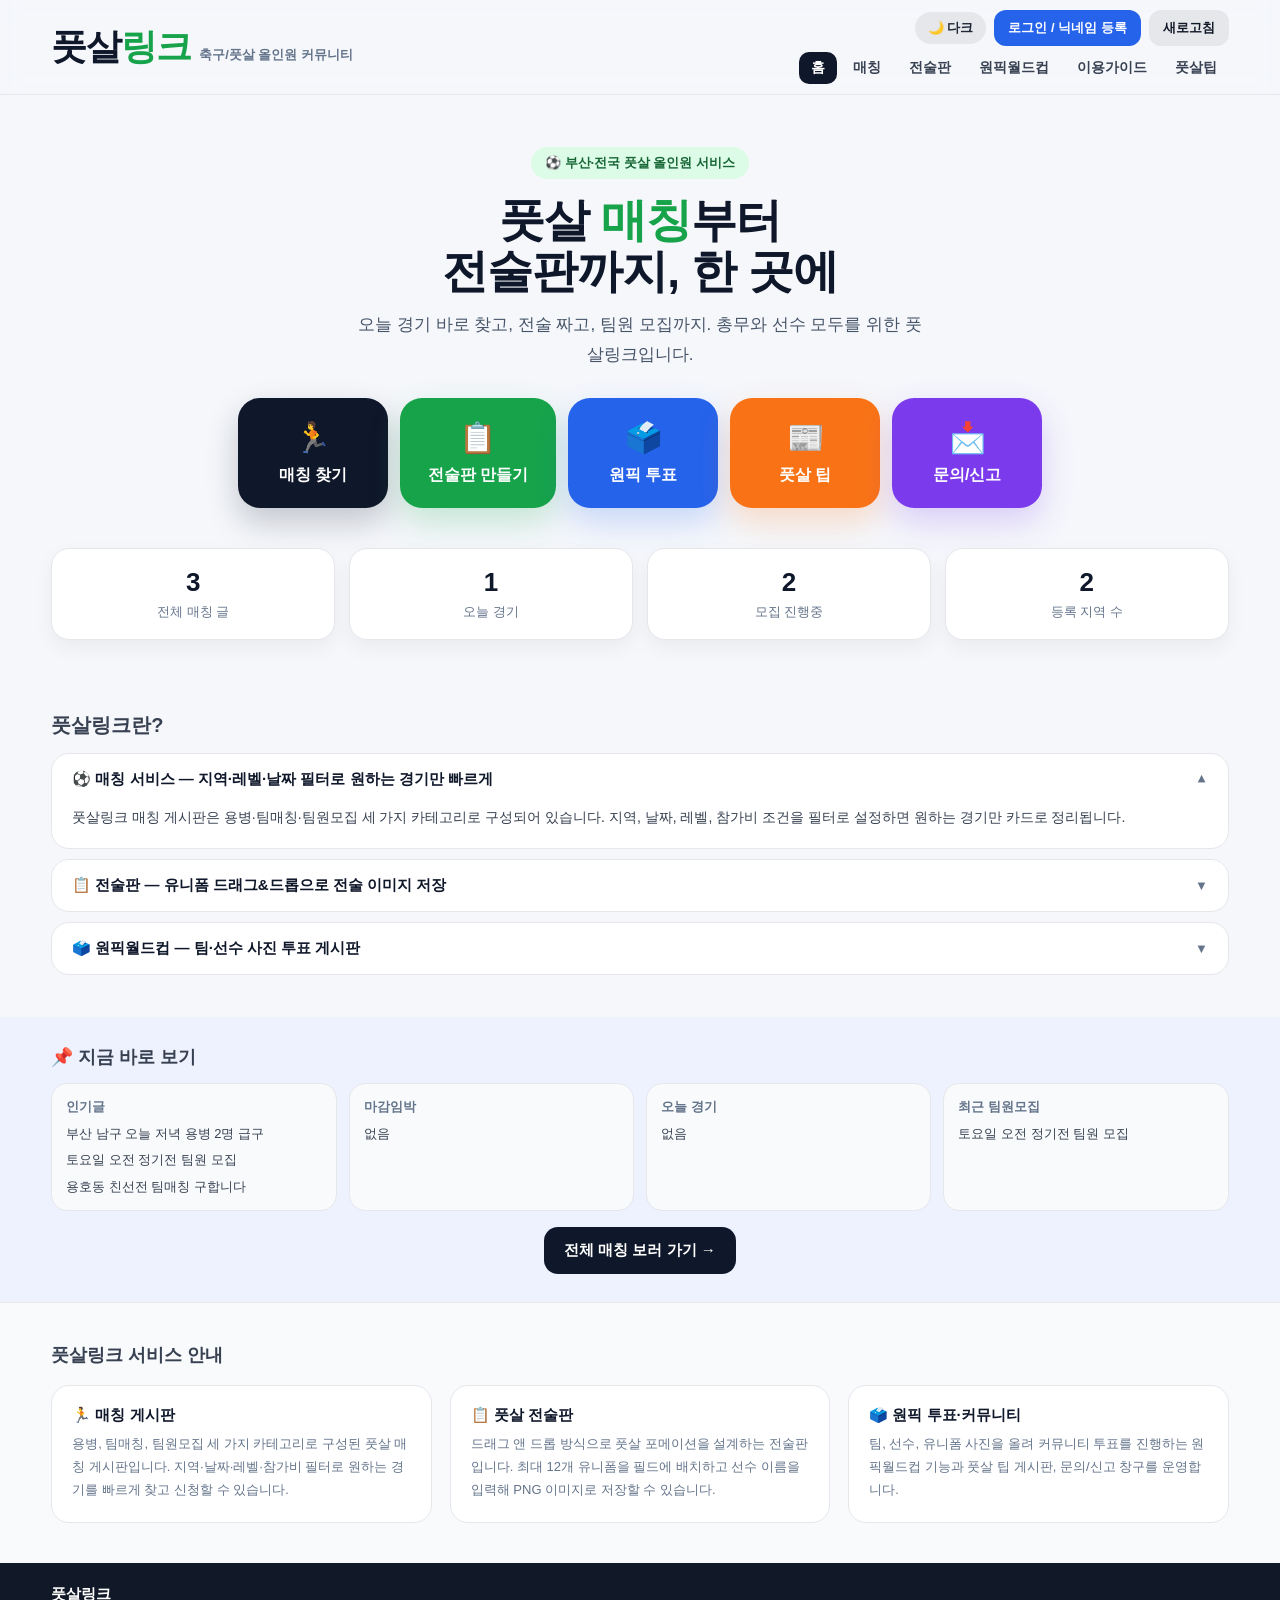
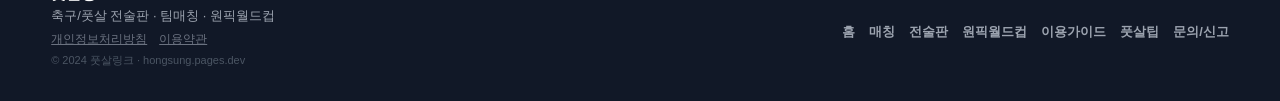
<file: index.html>
<!DOCTYPE html>
<html lang="ko">
<head>
  <meta charset="UTF-8" />
  <meta name="viewport" content="width=device-width, initial-scale=1.0" />
  <title>풋살링크 | 축구/풋살 전술판 · 팀매칭 · 원픽월드컵</title>
  <meta name="description" content="풋살·축구 팀 총무를 위한 올인원 서비스. 전술판에서 유니폼을 배치하고, 용병·팀매칭·팀원모집 글을 올리고, 원픽 사진투표까지 한 곳에서. 부산·전국 풋살 커뮤니티." />
  <meta name="keywords" content="풋살,축구,풋살매칭,팀매칭,용병,팀원모집,전술판,풋살커뮤니티,부산풋살,풋살링크,풋살화추천,풋살전술" />
  <meta name="author" content="풋살링크" />
  <meta name="robots" content="index, follow" />
  <meta property="og:type" content="website" />
  <meta property="og:title" content="풋살링크 | 풋살 매칭·전술판·커뮤니티" />
  <meta property="og:description" content="풋살·축구 팀 총무를 위한 올인원 서비스." />
  <meta property="og:url" content="https://hongsung.pages.dev/" />
  <meta property="og:site_name" content="풋살링크" />
  <meta property="og:locale" content="ko_KR" />
  <meta name="google-adsense-account" content="ca-pub-5995221323564371">
  <script async src="https://pagead2.googlesyndication.com/pagead/js/adsbygoogle.js?client=ca-pub-5995221323564371" crossorigin="anonymous"></script>
  <style>
    *{box-sizing:border-box}
    :root{
      --bg:#f5f7fb;--bg2:#fff;--bg3:#f8fafc;--text:#1f2937;--text2:#374151;--text3:#64748b;
      --border:#e5e7eb;--border2:#d1d5db;--card:#fff;--header:#ffffffee;
      --nav-hover:#f1f5f9;--nav-active:#0f172a;--input-bg:#fff;
      --stat-num:#0f172a;--hero-h1:#0f172a;--section-title:#0f172a;
      --accordion-header:#0f172a;--post-title:#0f172a;--detail-span:#0f172a;
      --badge-bg:#dcfce7;--badge-color:#166534;
    }
    body.dark{
      --bg:#0f172a;--bg2:#1e293b;--bg3:#253047;--text:#e2e8f0;--text2:#cbd5e1;--text3:#94a3b8;
      --border:#334155;--border2:#475569;--card:#1e293b;--header:#0f172aee;
      --nav-hover:#253047;--nav-active:#e2e8f0;--input-bg:#253047;
      --stat-num:#e2e8f0;--hero-h1:#e2e8f0;--section-title:#e2e8f0;
      --accordion-header:#e2e8f0;--post-title:#e2e8f0;--detail-span:#e2e8f0;
    }
    body{margin:0;font-family:Arial,"Apple SD Gothic Neo","Malgun Gothic",sans-serif;background:var(--bg);color:var(--text);transition:background .25s,color .25s}
    a{text-decoration:none;color:inherit}
    button,input,textarea,select{font:inherit}
    .container{width:min(1180px,92%);margin:0 auto}

    /* ===== 다크모드 전역 적용 ===== */
    /* 카드/패널 배경 */
    .stat-card,.guide-card,.tip-card,.worldcup-card,.insight-panel,.insight-card,
    .region-board-panel,.accordion,.detail-card,.seo-card,.report-card,
    .ban-list-item,.tactic-wrap,.board-list-card,.contact-box,
    .tip-detail-header,.tip-detail-body,.step-item{
      background:var(--card);border-color:var(--border);
    }
    /* post-item 그라디언트 */
    .post-item{background:linear-gradient(180deg,var(--card),var(--bg3));border-color:var(--border);}
    /* 모달 */
    .modal,.selector-modal,.nickname-modal,.policy-modal{background:var(--card);color:var(--text);}
    .modal-header{background:var(--card);}
    /* 인풋 */
    .field-box input,.field-box textarea,.field-box select,
    .filter-field input,.filter-field select,
    .login-field input,.nickname-field input,
    .wc-comment-name,.wc-comment-text{
      background:var(--input-bg);color:var(--text);border-color:var(--border2);
    }
    /* 텍스트 색상 변수화 */
    .stat-card strong{color:var(--stat-num);}
    .stat-card span{color:var(--text3);}
    .hero h1{color:var(--hero-h1);}
    h2.section-title{color:var(--section-title);}
    .accordion-header{color:var(--accordion-header);}
    .post-top h4{color:var(--post-title);}
    .detail-card span{color:var(--detail-span);}
    .guide-card h3,.tip-card-body h3,.step-content strong{color:var(--section-title);}
    .worldcup-top h3{color:var(--section-title);}
    .ban-list-name{color:var(--section-title);}

    /* 다크모드 전용 보강 */
    body.dark .site-header{background:var(--header);border-color:var(--border);}
    body.dark nav a{color:var(--text2);}
    body.dark nav a:hover{background:var(--nav-hover);}
    body.dark nav a.active{background:#e2e8f0;color:#0f172a;}
    body.dark .brand-3d{color:#e2e8f0;}
    body.dark .brand-sub{color:var(--text3);}
    body.dark .accordion-body{color:var(--text2);}
    body.dark .accordion-header:hover{background:var(--bg3);}
    body.dark .detail-content{background:var(--bg2);border-color:var(--border);color:var(--text2);}
    body.dark .insight-card{background:var(--bg2);}
    body.dark .insight-card strong{color:var(--text3);}
    body.dark .insight-card li{color:var(--text2);}
    body.dark .insight-card button{color:var(--text2);}
    body.dark .selector-column{background:var(--bg2);border-color:var(--border);}
    body.dark .selector-option{background:var(--bg2);color:var(--text2);border-color:var(--border);}
    body.dark .selector-option.on{background:#e2e8f0;color:#0f172a;}
    body.dark .filter-summary{background:var(--bg2);border-color:var(--border);color:var(--text2);}
    body.dark .filter-help{color:var(--text3);}
    body.dark .candidate-fieldset{background:var(--bg2);border-color:var(--border);}
    body.dark .wc-comment{background:var(--bg2);}
    body.dark .wc-comment-author{color:var(--text);}
    body.dark .wc-comments-title{color:var(--text2);}
    body.dark .report-card-head{background:var(--bg3);}
    body.dark .report-card-body{color:var(--text2);}
    body.dark .worldcup-info-item{background:var(--bg2);border-color:var(--border);}
    body.dark .worldcup-info-item strong{color:var(--text3);}
    body.dark .worldcup-info-item span{color:var(--text);}
    body.dark .worldcup-result{background:var(--bg2);border-color:var(--border);color:var(--text2);}
    body.dark .worldcup-desc{color:var(--text2);}
    body.dark .worldcup-meta{color:var(--text3);}
    body.dark h2.section-title{color:var(--section-title);}
    body.dark .step-item{background:var(--bg2);border-color:var(--border);}
    body.dark .step-content p{color:var(--text3);}
    body.dark .ban-table th{background:#253047;}
    body.dark .ban-table td{border-color:var(--border);color:var(--text2);}
    body.dark .ban-table tr:nth-child(even) td{background:var(--bg2);}
    body.dark .board-empty{border-color:var(--border);background:var(--bg2);color:var(--text3);}
    body.dark .section.alt{background:#162032;}
    body.dark .hero-badge{background:#1a3a2a;color:#4ade80;}
    body.dark .hero-lead{color:var(--text3);}
    body.dark .section-sub{color:var(--text3);}
    body.dark .section-label{background:#1a3a2a;color:#4ade80;}
    body.dark .guide-card p,.tip-card-body p,.tip-card-body .tip-meta{color:var(--text3);}
    body.dark .tip-category{background:#1a3a2a;color:#4ade80;}
    body.dark .tip-card{border-color:var(--border);}
    body.dark .tip-card-thumb{background:linear-gradient(135deg,#1e293b,#253047);}
    body.dark .tip-detail-body{color:var(--text2);line-height:1.9;}
    body.dark .tip-detail-meta{color:var(--text3);}
    body.dark .tip-detail-header p{color:var(--text2);}
    body.dark .matching-hint{background:#162032;border-color:#1e3a5f;color:#93c5fd;}
    body.dark .tactic-hint{background:#162032;border-color:#1a3a2a;color:#4ade80;}
    body.dark .region-chip{background:var(--bg2);color:var(--text2);}
    body.dark .region-chip.on{background:#1a3a2a;color:#4ade80;}
    body.dark .region-chip.muted{background:var(--bg3);color:var(--text3);}
    body.dark .chip{background:var(--bg2);color:var(--text2);}
    body.dark .chip.on{background:#e2e8f0;color:#0f172a;}
    body.dark .post-line.meta{color:var(--text3);}
    body.dark .tiny-btn{background:var(--bg2);color:var(--text2);}
    body.dark .tiny-btn.primary{background:#e2e8f0;color:#0f172a;}
    body.dark .tiny-btn.red{background:#3d1515;color:#fca5a5;}
    body.dark .btn.secondary{background:var(--bg2);color:var(--text);}
    body.dark .small-btn.gray{background:var(--bg2);color:var(--text);}
    body.dark .date-range-btn{background:var(--bg2);color:var(--text2);border-color:var(--border);}
    body.dark .date-range-btn.on{background:#e2e8f0;color:#0f172a;border-color:#e2e8f0;}
    body.dark .count{color:var(--text);}
    body.dark .post-badge.board{background:#1e3a5f;color:#93c5fd;}
    body.dark .post-badge.ongoing{background:#1a3a2a;color:#4ade80;}
    body.dark .post-badge.soon{background:#3d2a00;color:#fcd34d;}
    body.dark .post-badge.closed{background:#3d1515;color:#fca5a5;}
    body.dark .post-badge.today{background:#2d1b69;color:#c4b5fd;}
    body.dark .post-badge.contact{background:#164e4e;color:#67e8f9;}
    body.dark .urgent-label{background:#ef4444;color:#fff;}
    body.dark .ban-label{background:#3d1515;color:#fca5a5;}
    body.dark .report-card-type.inquiry{background:#1e3a5f;color:#93c5fd;}
    body.dark .report-card-type.report{background:#3d1515;color:#fca5a5;}
    body.dark .report-answer{background:#1a3a2a;border-color:#1f4a2a;color:#4ade80;}
    body.dark .report-card-meta{color:var(--text3);}
    body.dark .ban-info-box{background:#2a2000;border-color:#7c5e00;color:#fcd34d;}
    body.dark .field-note{color:var(--text3);}
    body.dark .sub{color:var(--text3);}
    body.dark .footer-grid strong{color:#e2e8f0;}
    body.dark .seo-card h3{color:var(--section-title);}
    body.dark .seo-card p{color:var(--text3);}
    body.dark .seo-section{background:#0d1526;border-color:var(--border);}
    body.dark .wc-page-btn{background:var(--bg2);color:var(--text2);}
    body.dark .wc-page-btn.on{background:#e2e8f0;color:#0f172a;}
    body.dark .wc-loading,.wc-error{color:var(--text3);}
    body.dark #boardMeta{color:var(--text3);}
    body.dark .result-toolbar h2{color:var(--text);}
    body.dark .region-selector-btn{background:#253047;color:var(--text);}
    body.dark .region-selector-btn span{color:var(--text3);}
    body.dark .ban-list-info{color:var(--text3);}
    body.dark .detail-card strong{color:var(--text3);}
    body.dark .guide-card-icon,.tip-card-thumb{color:var(--text);}
    body.dark .accordion-arrow{color:var(--text3);}

    /* 다크모드 토글 버튼 */
    .dark-toggle{border:none;border-radius:999px;padding:7px 13px;font-size:13px;font-weight:800;cursor:pointer;background:var(--border);color:var(--text);transition:all .2s;display:flex;align-items:center;gap:5px;}
    .dark-toggle:hover{opacity:.8;}

    /* ===== 슬림 헤더 (홈 외 페이지) ===== */
    .site-header .top-brand{transition:padding .25s;}
    .site-header.slim .brand-stack{display:none}
    .site-header.slim .admin-bar{display:none!important}
    .site-header.slim .top-brand{padding:6px 0;justify-content:center;}
    .site-header.slim nav{justify-content:center;gap:2px;}
    .site-header.slim nav a{font-size:13px;padding:6px 10px;}
    .site-header.slim .header-right{align-items:center;}

    /* ===== 헤더 ===== */
    .site-header{backdrop-filter:blur(10px);border-bottom:1px solid var(--border);position:sticky;top:0;z-index:50}
    .top-brand{display:flex;justify-content:space-between;align-items:center;gap:16px;padding:10px 0}
    .brand-stack{display:flex;align-items:baseline;gap:8px}
    .brand-3d{font-size:36px;font-weight:1000;letter-spacing:-1px;line-height:1;color:var(--section-title)}
    .brand-3d .accent{color:#16a34a}
    .brand-sub{font-size:13px;font-weight:700;color:var(--text3)}
    .header-right{display:flex;flex-direction:column;align-items:flex-end;gap:6px}
    .admin-bar{display:flex;align-items:center;gap:8px;flex-wrap:wrap}
    .admin-badge{font-size:12px;font-weight:800;color:#166534;background:#dcfce7;padding:5px 10px;border-radius:999px}
    .user-badge{font-size:12px;font-weight:800;color:#1d4ed8;background:#dbeafe;padding:5px 10px;border-radius:999px;cursor:pointer}
    nav{display:flex;gap:4px;flex-wrap:wrap}
    nav a{font-weight:700;color:var(--text2);padding:7px 12px;border-radius:10px;font-size:14px;transition:background .15s}
    nav a:hover{background:var(--nav-hover)}
    nav a.active{background:#0f172a;color:#fff}

    /* ===== 버튼 ===== */
    .btn{display:inline-flex;align-items:center;justify-content:center;padding:14px 20px;border-radius:14px;font-weight:800;border:none;cursor:pointer;font-size:15px;gap:6px}
    .btn.primary{background:#0f172a;color:#fff}
    .btn.secondary{background:#e5e7eb;color:#111827}
    .btn.blue{background:#2563eb;color:#fff}
    .btn.green{background:#16a34a;color:#fff}
    .btn.red{background:#ef4444;color:#fff}
    .small-btn{border:none;border-radius:12px;padding:9px 14px;font-size:13px;font-weight:800;cursor:pointer;background:#111827;color:#fff}
    .small-btn.gray{background:#e5e7eb;color:#111827}
    .small-btn.blue{background:#2563eb}
    .small-btn.red{background:#ef4444}
    .small-btn.green{background:#16a34a}

    /* ===== 페이지 탭 시스템 ===== */
    .page{display:none}
    .page.active{display:block}

    /* ===== 홈 히어로 ===== */
    .hero{padding:52px 0 40px;text-align:center}
    .hero-badge{display:inline-block;background:#dcfce7;color:#166534;padding:7px 14px;border-radius:999px;font-size:13px;font-weight:800;margin-bottom:16px}
    .hero h1{font-size:46px;line-height:1.1;margin:0 0 14px;color:#0f172a;letter-spacing:-1px}
    .hero h1 .accent{color:#16a34a}
    .hero-lead{font-size:17px;line-height:1.75;color:#475569;max-width:580px;margin:0 auto 28px}
    .hero-cta{display:flex;gap:12px;justify-content:center;flex-wrap:wrap}
    .cta-card{display:flex;flex-direction:column;align-items:center;gap:10px;padding:22px 28px;border-radius:22px;border:none;cursor:pointer;font-weight:800;font-size:16px;transition:transform .18s,box-shadow .18s;min-width:150px}
    .cta-card:hover{transform:translateY(-4px)}
    .cta-card.primary{background:#0f172a;color:#fff;box-shadow:0 14px 32px rgba(15,23,42,.22)}
    .cta-card.green{background:#16a34a;color:#fff;box-shadow:0 14px 32px rgba(22,163,74,.22)}
    .cta-card.blue{background:#2563eb;color:#fff;box-shadow:0 14px 32px rgba(37,99,235,.22)}
    .cta-card.orange{background:#f97316;color:#fff;box-shadow:0 14px 32px rgba(249,115,22,.22)}
    .cta-card.purple{background:#7c3aed;color:#fff;box-shadow:0 14px 32px rgba(124,58,237,.22)}
    .cta-icon{font-size:30px}

    /* ===== 퀵스탯 ===== */
    .quick-stats{display:grid;grid-template-columns:repeat(4,1fr);gap:14px;padding:0 0 36px}
    .stat-card{background:var(--card);border-radius:18px;padding:18px;border:1px solid var(--border);text-align:center;box-shadow:0 8px 20px rgba(0,0,0,.05)}
    .stat-card strong{display:block;font-size:26px;color:var(--section-title);margin-bottom:4px}
    .stat-card span{font-size:13px;color:var(--text3)}

    /* ===== 아코디언 ===== */
    .accordion{background:var(--card);border-radius:18px;border:1px solid var(--border);overflow:hidden;margin-bottom:10px}
    .accordion-header{display:flex;justify-content:space-between;align-items:center;padding:16px 20px;cursor:pointer;font-weight:800;font-size:15px;color:var(--section-title);user-select:none}
    .accordion-header:hover{background:var(--bg3)}
    .accordion-arrow{transition:transform .25s;font-size:13px;color:var(--text3)}
    .accordion.open .accordion-arrow{transform:rotate(180deg)}
    .accordion-body{display:none;padding:0 20px 18px;color:var(--text2);font-size:14px;line-height:1.8}
    .accordion.open .accordion-body{display:block}

    /* ===== 섹션 공통 ===== */
    .section{padding:48px 0}
    .section.alt{background:#eef2ff}
    .section-label{display:inline-block;padding:6px 12px;border-radius:999px;font-size:12px;font-weight:800;margin-bottom:10px;background:#dcfce7;color:#166534}
    h2.section-title{font-size:30px;line-height:1.2;margin:0 0 8px;color:var(--section-title)}
    .section-sub{font-size:15px;color:var(--text3);margin:0 0 24px;line-height:1.7}
    .panel{background:var(--card);border-radius:24px;box-shadow:0 14px 40px rgba(0,0,0,.08)}
    .board-list-card{background:var(--card);border-radius:24px;box-shadow:0 14px 40px rgba(0,0,0,.08);padding:20px}

    /* ===== 가이드 페이지 ===== */
    .guide-hero{background:linear-gradient(135deg,#0f172a 60%,#1e3a8a);padding:48px 0;color:#fff;text-align:center}
    .guide-hero h1{font-size:36px;margin:0 0 10px}
    .guide-hero p{font-size:16px;color:#93c5fd;margin:0}
    .guide-grid{display:grid;grid-template-columns:repeat(3,1fr);gap:18px}
    .guide-card{background:var(--card);border-radius:20px;padding:22px;border:1px solid var(--border);box-shadow:0 8px 20px rgba(0,0,0,.06)}
    .guide-card-icon{font-size:28px;margin-bottom:10px}
    .guide-card h3{font-size:17px;margin:0 0 8px;color:var(--section-title)}
    .guide-card p{font-size:14px;color:var(--text3);line-height:1.75;margin:0}
    .guide-steps{display:grid;gap:12px}
    .step-item{display:flex;gap:14px;align-items:flex-start;padding:18px;background:var(--card);border-radius:18px;border:1px solid var(--border)}
    .step-num{width:34px;height:34px;border-radius:999px;background:#0f172a;color:#fff;font-weight:900;font-size:15px;display:flex;align-items:center;justify-content:center;flex-shrink:0}
    .step-content strong{display:block;font-size:15px;color:var(--section-title);margin-bottom:4px}
    .step-content p{margin:0;font-size:14px;color:var(--text3);line-height:1.7}

    /* ===== 출전정지 관련 ===== */
    .ban-label{display:inline-flex;align-items:center;gap:4px;padding:4px 9px;border-radius:999px;background:#fee2e2;color:#991b1b;font-size:11px;font-weight:900;margin-left:6px}
    .ban-info-box{background:#fff3cd;border:1px solid #ffc107;border-radius:14px;padding:14px 18px;margin-bottom:14px;font-size:14px;color:#856404;line-height:1.7}
    .ban-table{width:100%;border-collapse:collapse;margin:12px 0;font-size:14px}
    .ban-table th{background:#0f172a;color:#fff;padding:10px 14px;text-align:left;font-size:13px}
    .ban-table td{padding:10px 14px;border-bottom:1px solid #e5e7eb;vertical-align:top}
    .ban-table tr:nth-child(even) td{background:#f8fafc}
    .ban-list-item{display:flex;justify-content:space-between;align-items:center;padding:12px 14px;border:1px solid #e5e7eb;border-radius:12px;background:#fff;margin-bottom:8px}
    .ban-list-name{font-weight:800;color:#0f172a;font-size:14px}
    .ban-list-info{font-size:12px;color:#64748b;margin-top:2px}
    .ban-list-actions{display:flex;gap:6px}

    /* ===== 풋살 팁 ===== */
    .tips-hero{background:linear-gradient(135deg,#16a34a,#15803d);padding:48px 0;color:#fff;text-align:center}
    .tips-hero h1{font-size:36px;margin:0 0 10px}
    .tips-hero p{font-size:16px;color:#bbf7d0;margin:0}
    .tips-grid{display:grid;grid-template-columns:repeat(3,1fr);gap:20px}
    .tip-card{background:var(--card);border-radius:22px;overflow:hidden;box-shadow:0 10px 28px rgba(0,0,0,.08);cursor:pointer;transition:transform .18s,box-shadow .18s;border:1px solid var(--border)}
    .tip-card:hover{transform:translateY(-4px);box-shadow:0 18px 40px rgba(0,0,0,.12)}
    .tip-card-thumb{aspect-ratio:16/9;display:flex;align-items:center;justify-content:center;font-size:48px;background:linear-gradient(135deg,#e0f2fe,#bae6fd)}
    .tip-card-body{padding:18px}
    .tip-category{display:inline-block;padding:4px 10px;border-radius:999px;font-size:11px;font-weight:900;background:#dcfce7;color:#166534;margin-bottom:8px}
    .tip-card-body h3{font-size:16px;margin:0 0 6px;color:var(--section-title);line-height:1.4}
    .tip-card-body p{font-size:13px;color:var(--text3);margin:0;line-height:1.65}
    .tip-meta{margin-top:10px;font-size:12px;color:var(--text3);font-weight:700}
    .tip-detail-header{background:var(--card);border-radius:22px;padding:28px;margin-bottom:16px;box-shadow:0 8px 20px rgba(0,0,0,.06);border:1px solid var(--border)}
    .tip-detail-header h2{font-size:26px;margin:0 0 10px;color:var(--section-title);line-height:1.3}
    .tip-detail-meta{font-size:13px;color:var(--text3);margin-bottom:14px}
    .tip-detail-body{background:var(--card);border-radius:22px;padding:28px;box-shadow:0 8px 20px rgba(0,0,0,.06);line-height:1.9;color:var(--text2);font-size:15px;border:1px solid var(--border)}
    .tip-detail-body h3{font-size:18px;color:var(--section-title);margin:24px 0 10px}
    .tip-detail-body ul{padding-left:20px;margin:10px 0}
    .tip-detail-body li{margin-bottom:8px}
    .tip-back-btn{margin-bottom:14px}

    /* ===== 문의/신고 ===== */
    .report-card{background:var(--card);border-radius:22px;overflow:hidden;box-shadow:0 10px 28px rgba(0,0,0,.08);border:1px solid var(--border);margin-bottom:16px}
    .report-card-head{padding:16px 20px;background:var(--bg3);border-bottom:1px solid var(--border);display:flex;justify-content:space-between;align-items:center}
    .report-card-type{display:inline-flex;padding:4px 10px;border-radius:999px;font-size:11px;font-weight:900}
    .report-card-type.inquiry{background:#dbeafe;color:#1d4ed8}
    .report-card-type.report{background:#fee2e2;color:#991b1b}
    .report-card-body{padding:16px 20px;font-size:14px;color:var(--text2);line-height:1.8;white-space:pre-wrap}
    .report-card-meta{padding:10px 20px;font-size:12px;color:var(--text3);border-top:1px solid var(--border);display:flex;justify-content:space-between;align-items:center}
    .report-answer{padding:14px 20px;background:#f0fdf4;border-top:1px solid #bbf7d0;font-size:13px;color:#15803d;line-height:1.7}
    .report-answer strong{display:block;font-size:12px;font-weight:900;margin-bottom:4px}

    /* ===== 전술판 ===== */
    .tactic-wrap{background:var(--card);border-radius:24px;box-shadow:0 14px 40px rgba(0,0,0,.08);padding:20px;border:1px solid var(--border)}
    .board-head{display:flex;justify-content:space-between;align-items:center;gap:12px;flex-wrap:wrap;margin-bottom:14px}
    .controls{display:flex;gap:8px;flex-wrap:wrap}
    .color-btn{border:none;border-radius:12px;padding:9px 14px;font-size:13px;font-weight:800;color:#fff;cursor:pointer}
    .green-btn{background:#16a34a}.orange-btn{background:#f97316}.pink-btn{background:#ec4899}
    .count{font-weight:800;color:#111827;font-size:14px}
    .field-wrap{display:flex;justify-content:center}
    .field{position:relative;width:min(100%,520px);aspect-ratio:.72/1;min-height:720px;border-radius:20px;overflow:hidden;background:linear-gradient(180deg,#34d399 0%,#10b981 100%);border:5px solid #fff;box-shadow:inset 0 0 0 2px rgba(255,255,255,.6);user-select:none;touch-action:none}
    .field::before,.field::after{content:"";position:absolute;pointer-events:none}
    .field::before{top:50%;left:0;transform:translateY(-50%);width:100%;height:3px;background:rgba(255,255,255,.95)}
    .field::after{left:50%;top:50%;transform:translate(-50%,-50%);width:120px;height:120px;border:3px solid rgba(255,255,255,.95);border-radius:50%}
    .penalty,.goal-area{position:absolute;border:3px solid rgba(255,255,255,.95);pointer-events:none}
    .penalty.top{top:0;left:18%;width:64%;height:15%;border-top:none}
    .penalty.bottom{bottom:0;left:18%;width:64%;height:15%;border-bottom:none}
    .goal-area.top{top:0;left:34%;width:32%;height:7%;border-top:none}
    .goal-area.bottom{bottom:0;left:34%;width:32%;height:7%;border-bottom:none}

    .jersey{position:absolute;width:96px;height:110px;cursor:grab;touch-action:none;transform:translate(-50%,-50%);display:flex;flex-direction:column;align-items:center;justify-content:flex-start;z-index:5;transition:width .2s,height .2s}
    .jersey.dragging{cursor:grabbing;z-index:1000}
    .jersey-svg{width:72px;height:80px;filter:drop-shadow(0 6px 6px rgba(0,0,0,.2));pointer-events:none;flex-shrink:0;transition:width .2s,height .2s}
    .name-label{margin-top:4px;font-size:13px;font-weight:900;color:#111;text-shadow:-1px -1px 0 #fff,1px -1px 0 #fff,-1px 1px 0 #fff,1px 1px 0 #fff,0 0 6px #fff;text-align:center;max-width:90px;overflow:hidden;text-overflow:ellipsis;white-space:nowrap;pointer-events:none;letter-spacing:-.3px}
    .name-input{width:62px;border:none;background:rgba(255,255,255,.9);text-align:center;font-size:12px;font-weight:900;color:#111;outline:none;z-index:2;padding:3px 4px;line-height:1;border-radius:6px;border:1px solid rgba(0,0,0,.2);margin-top:3px}
    .name-input::placeholder{color:#aaa}
    .tactic-hint{background:#f0fdf4;border:1px solid #bbf7d0;border-radius:14px;padding:14px 18px;margin-bottom:14px;font-size:14px;color:#15803d;line-height:1.7}

    /* ===== 매칭 ===== */
    .matching-hint{background:#eff6ff;border:1px solid #bfdbfe;border-radius:14px;padding:14px 18px;margin-bottom:18px;font-size:14px;color:#1d4ed8;line-height:1.7;font-weight:600}
    .match-dashboard{display:grid;gap:18px}
    .chip{padding:9px 14px;border-radius:999px;background:var(--bg3);color:var(--text2);font-weight:800;font-size:14px;cursor:pointer;border:1px solid var(--border);transition:background .15s}
    .chip.on{background:#111827;color:#fff}
    .board-list{display:grid;gap:12px;max-height:900px;overflow:auto;padding-right:4px}
    .board-empty{padding:22px;border:1px dashed var(--border);border-radius:18px;background:var(--card);color:var(--text3);text-align:center}
    .insight-panel{background:var(--card);border-radius:24px;border:1px solid var(--border);padding:20px;box-shadow:0 8px 20px rgba(0,0,0,.05)}
    .insight-grid{display:grid;grid-template-columns:repeat(4,1fr);gap:12px}
    .insight-card{padding:14px;border-radius:16px;background:var(--bg3);border:1px solid var(--border)}
    .insight-card strong{display:block;font-size:13px;color:var(--text3);margin-bottom:8px;font-weight:800}
    .insight-card ul{list-style:none;padding:0;margin:0;display:grid;gap:7px}
    .insight-card li{font-size:13px;line-height:1.5;color:var(--text2)}
    .insight-card button{width:100%;border:none;background:none;padding:0;text-align:left;color:inherit;cursor:pointer;font-size:13px}
    .region-board-panel{background:var(--card);border-radius:20px;border:1px solid var(--border);padding:18px;box-shadow:0 8px 20px rgba(0,0,0,.05)}
    .region-selector{display:flex;gap:10px;flex-wrap:wrap;align-items:center}
    .region-selector-btn{display:inline-flex;align-items:center;justify-content:space-between;gap:10px;min-width:200px;padding:12px 16px;border:none;border-radius:14px;background:#0f172a;color:#fff;font-weight:800;font-size:14px;cursor:pointer}
    .region-selector-btn span{font-size:12px;color:#94a3b8}
    .region-chip{padding:7px 12px;border:none;border-radius:999px;background:var(--bg3);color:var(--text2);font-weight:800;font-size:13px}
    .region-chip.on{background:#dcfce7;color:#166534}
    .region-chip.muted{background:var(--bg3);color:var(--text3)}
    .result-toolbar{display:flex;justify-content:space-between;align-items:flex-start;gap:14px;flex-wrap:wrap;margin-bottom:14px}
    .result-toolbar-actions{display:flex;gap:8px;flex-wrap:wrap;align-items:center}
    .toolbar-filter-btn{padding:9px 14px;border:none;border-radius:12px;background:#0f172a;color:#fff;font-size:13px;font-weight:800;cursor:pointer}
    .toolbar-write-btn{background:#2563eb;color:#fff}
    .match-category{display:flex;gap:8px;flex-wrap:wrap;margin-bottom:12px}
    .post-item{border:1px solid var(--border);border-radius:18px;padding:14px;background:linear-gradient(180deg,var(--card),var(--bg3));box-shadow:0 8px 16px rgba(15,23,42,.05);cursor:pointer;transition:transform .18s,box-shadow .18s}
    .post-item:hover{transform:translateY(-2px);box-shadow:0 14px 28px rgba(15,23,42,.09)}
    .post-item.urgent{border-color:#fca5a5;box-shadow:0 8px 20px rgba(239,68,68,.1)}
    .post-top h4{margin:0 0 4px;font-size:15px;font-weight:800;color:var(--section-title)}
    .post-badges{display:flex;gap:5px;flex-wrap:wrap;margin-top:6px}
    .post-badge{display:inline-flex;align-items:center;padding:5px 8px;border-radius:999px;font-size:11px;font-weight:900}
    .post-badge.board{background:#dbeafe;color:#1d4ed8}
    .post-badge.ongoing{background:#dcfce7;color:#166534}
    .post-badge.soon{background:#fef3c7;color:#92400e}
    .post-badge.closed{background:#fee2e2;color:#991b1b}
    .post-badge.today{background:#ede9fe;color:#6d28d9}
    .post-badge.contact{background:#ecfeff;color:#155e75}
    .post-line{display:flex;gap:6px;flex-wrap:wrap;align-items:center}
    .post-line.meta{margin-top:4px;color:var(--text3);font-size:12px;font-weight:600}
    .post-line.meta .dot{width:3px;height:3px;border-radius:999px;background:var(--border)}
    .post-bottom{display:flex;justify-content:flex-end;gap:8px;flex-wrap:wrap;margin-top:8px}
    .post-manage{display:flex;gap:6px}
    .tiny-btn{border:none;border-radius:9px;padding:7px 12px;font-size:12px;font-weight:800;cursor:pointer;background:var(--bg3);color:var(--text2);border:1px solid var(--border)}
    .tiny-btn.primary{background:#111827;color:#fff;border-color:#111827}
    .tiny-btn.red{background:#fee2e2;color:#991b1b;border-color:#fca5a5}
    .tiny-btn[disabled]{cursor:not-allowed;opacity:.5}
    .urgent-label{display:inline-flex;padding:4px 8px;border-radius:999px;background:#ef4444;color:#fff;font-size:11px;font-weight:900}

    /* 필터/모달 */
    .modal-backdrop{position:fixed;inset:0;background:rgba(15,23,42,.45);display:none;align-items:center;justify-content:center;padding:18px;z-index:100}
    .modal-backdrop.show{display:flex}
    .modal{width:min(720px,100%);max-height:min(85vh,900px);overflow:auto;background:var(--card);border-radius:24px;box-shadow:0 20px 60px rgba(0,0,0,.18);padding:22px;color:var(--text)}
    .modal h3{margin:0;color:var(--section-title)}
    .modal-header{display:flex;align-items:center;justify-content:space-between;gap:12px;margin-bottom:14px;position:sticky;top:0;background:var(--card);padding-bottom:10px;z-index:2}
    .modal-header-actions{display:flex;gap:8px;align-items:center;flex-wrap:wrap}
    .form-grid{display:grid;grid-template-columns:repeat(2,1fr);gap:12px}
    .field-box{display:flex;flex-direction:column;gap:6px}
    .field-box.full{grid-column:1/-1}
    .field-box label{font-size:13px;font-weight:800;color:var(--text2)}
    .field-box input,.field-box textarea,.field-box select{border:1px solid var(--border2);border-radius:12px;padding:11px 13px;background:var(--input-bg);color:var(--text)}
    .field-box textarea{min-height:100px;resize:vertical}
    .modal-actions{display:flex;justify-content:flex-end;gap:10px;margin-top:16px;flex-wrap:wrap}
    .filters-panel{padding:0}
    .filter-stack{display:grid;gap:12px}
    .filter-grid{display:grid;grid-template-columns:1fr 1fr;gap:10px}
    .filter-field{display:flex;flex-direction:column;gap:6px}
    .filter-field label{font-size:13px;font-weight:800;color:var(--text2)}
    .filter-field input,.filter-field select{border:1px solid var(--border2);border-radius:12px;padding:10px 12px;background:var(--input-bg);color:var(--text)}
    .filter-actions{display:flex;gap:8px;flex-wrap:wrap}
    .filter-summary{padding:12px 14px;border-radius:14px;background:var(--bg3);border:1px solid var(--border);font-size:13px;color:var(--text2)}
    .filter-help{font-size:13px;color:var(--text3)}
    .date-range-btns{display:flex;gap:7px;flex-wrap:wrap;margin-top:6px}
    .date-range-btn{border:1px solid var(--border2);border-radius:9px;padding:6px 11px;font-size:12px;font-weight:800;cursor:pointer;background:var(--input-bg);color:var(--text2);transition:all .15s}
    .date-range-btn.on{background:#0f172a;color:#fff;border-color:#0f172a}
    .match-detail-grid{display:grid;gap:16px}
    .match-detail-body{display:grid;grid-template-columns:repeat(2,1fr);gap:10px}
    .detail-card{padding:13px 15px;border-radius:16px;background:var(--bg3);border:1px solid var(--border)}
    .detail-card strong{display:block;font-size:12px;color:var(--text3);margin-bottom:5px}
    .detail-card span{display:block;font-size:14px;font-weight:800;color:var(--section-title);line-height:1.5}
    .detail-content{padding:16px;border-radius:18px;background:var(--card);border:1px solid var(--border);line-height:1.8;color:var(--text2);white-space:pre-wrap;font-size:14px}
    .detail-footer{display:flex;justify-content:space-between;align-items:center;gap:10px;flex-wrap:wrap}
    .sub{font-size:12px;color:var(--text3);margin-bottom:6px}

    /* 닉네임/로그인 모달 */
    .nickname-modal{width:min(420px,100%);background:var(--card);border-radius:24px;box-shadow:0 20px 60px rgba(0,0,0,.18);padding:28px;color:var(--text)}
    .nickname-modal h3{margin:0 0 8px;font-size:20px;color:var(--section-title)}
    .nickname-modal p{margin:0 0 18px;font-size:14px;color:var(--text3);line-height:1.6}
    .nickname-field{display:flex;flex-direction:column;gap:5px;margin-bottom:10px}
    .nickname-field label{font-size:13px;font-weight:800;color:var(--text2)}
    .nickname-field input{border:1px solid var(--border2);border-radius:12px;padding:11px 13px;font-size:14px;background:var(--input-bg);color:var(--text)}
    .nickname-error{color:#dc2626;font-size:12px;font-weight:700;margin-bottom:8px;display:none}
    .nickname-actions{display:flex;justify-content:flex-end;gap:8px;margin-top:4px}
    .login-modal{width:min(400px,100%);background:var(--card);border-radius:24px;box-shadow:0 20px 60px rgba(0,0,0,.18);padding:28px}
    .login-modal h3{margin:0 0 18px;font-size:20px;color:var(--section-title)}
    .login-field{display:flex;flex-direction:column;gap:5px;margin-bottom:12px}
    .login-field label{font-size:13px;font-weight:800;color:var(--text2)}
    .login-field input{border:1px solid var(--border2);border-radius:12px;padding:11px 13px;font-size:14px;background:var(--input-bg);color:var(--text)}
    .login-error{color:#dc2626;font-size:12px;font-weight:700;margin-bottom:8px;display:none}
    .login-actions{display:flex;justify-content:flex-end;gap:8px;margin-top:4px}

    /* 지역 선택 */
    .selector-modal{width:min(720px,100%);background:var(--card);border-radius:24px;box-shadow:0 20px 60px rgba(0,0,0,.18);padding:20px;color:var(--text)}
    .selector-grid{display:grid;grid-template-columns:200px 1fr;gap:14px}
    .selector-column{padding:14px;border-radius:18px;background:var(--bg3);border:1px solid var(--border);display:grid;gap:8px;align-content:start}
    .selector-column h4{margin:0;font-size:14px;font-weight:800;color:var(--section-title)}
    .selector-list{display:flex;flex-wrap:wrap;gap:6px}
    .selector-option{border:1px solid var(--border);border-radius:12px;padding:8px 11px;background:var(--card);color:var(--text2);font-size:13px;font-weight:800;cursor:pointer}
    .selector-option.on{background:#0f172a;color:#fff;border-color:#0f172a}
    .selector-actions{display:flex;justify-content:flex-end;gap:8px;margin-top:14px;flex-wrap:wrap}

    /* ===== 원픽월드컵 ===== */
    .worldcup-shell{display:grid;gap:18px}
    .worldcup-toolbar{display:flex;justify-content:space-between;align-items:center;gap:12px;flex-wrap:wrap}
    .worldcup-meta{font-size:13px;color:var(--text3)}
    .worldcup-list{display:grid;gap:18px}
    .worldcup-card{background:var(--card);border-radius:24px;box-shadow:0 14px 40px rgba(0,0,0,.08);padding:18px;border:1px solid var(--border)}
    .worldcup-top{display:flex;justify-content:space-between;align-items:flex-start;gap:10px;flex-wrap:wrap;margin-bottom:10px}
    .worldcup-top h3{margin:0 0 4px;font-size:18px;color:var(--section-title)}
    .worldcup-desc{margin:0;color:var(--text3);font-size:13px;line-height:1.5}
    .worldcup-status{display:inline-flex;align-items:center;padding:6px 10px;border-radius:999px;font-size:12px;font-weight:900;white-space:nowrap}
    .worldcup-status.live{background:#dcfce7;color:#166534}
    .worldcup-status.pending{background:#dbeafe;color:#1d4ed8}
    .worldcup-status.closed{background:#fee2e2;color:#991b1b}
    .worldcup-info{display:flex;flex-wrap:wrap;gap:8px;margin-bottom:10px;align-items:center}
    .worldcup-info-item{display:flex;align-items:center;gap:6px;padding:6px 12px;border-radius:999px;background:var(--bg3);border:1px solid var(--border);white-space:nowrap}
    .worldcup-info-item strong{font-size:11px;color:var(--text3);font-weight:800}
    .worldcup-info-item span{font-size:12px;font-weight:800;color:var(--section-title)}
    .worldcup-result{margin:0 0 10px;padding:10px 12px;border-radius:12px;background:#eff6ff;border:1px solid #bfdbfe;color:#1e3a8a;font-size:13px;line-height:1.5}
    .worldcup-grid{display:grid;gap:8px}
    .worldcup-grid.teams-2{grid-template-columns:repeat(2,1fr)}
    .worldcup-grid.teams-3{grid-template-columns:repeat(3,1fr)}
    .worldcup-grid.teams-4{grid-template-columns:repeat(4,1fr)}
    .candidate-card{position:relative;border:none;border-radius:18px;overflow:hidden;background:#0f172a;color:#fff;cursor:pointer;text-align:left;padding:0;transition:transform .18s,box-shadow .18s;box-shadow:0 10px 24px rgba(15,23,42,.14)}
    .candidate-card:hover:not(.disabled-card){transform:translateY(-3px);box-shadow:0 16px 32px rgba(15,23,42,.2)}
    .candidate-card.disabled-card{cursor:not-allowed;opacity:.78;pointer-events:none}
    .cco{display:none;position:absolute;inset:0;background:rgba(0,0,0,.78);border-radius:18px;flex-direction:column;align-items:center;justify-content:center;gap:10px;padding:16px;z-index:10}
    .cco.show{display:flex}
    .cco-btn{padding:10px 20px;border-radius:999px;font-size:14px;font-weight:900;border:none;cursor:pointer;width:100%;max-width:200px;transition:opacity .15s}
    .cco-btn.ok{background:#22c55e;color:#fff}
    .cco-btn.ok:hover{opacity:.85}
    .cco-btn.reset{background:#f1f5f9;color:#1e293b}
    .cco-btn.reset:hover{background:#e2e8f0}
    .candidate-card.voted{box-shadow:0 0 0 3px #22c55e,0 10px 24px rgba(15,23,42,.14)}
    .candidate-media{position:relative;aspect-ratio:2/1;min-height:80px;padding:6px;background:linear-gradient(135deg,#e2e8f0,#cbd5e1);display:flex;align-items:center;justify-content:center}
    .candidate-media img{width:100%;height:100%;object-fit:contain;display:block;border-radius:12px;background:#fff}
    .candidate-placeholder{position:absolute;inset:0;display:flex;align-items:center;justify-content:center;background:linear-gradient(135deg,#1e293b,#334155)}
    .candidate-placeholder-text{color:#f1f5f9;font-size:20px;font-weight:900;text-align:center;padding:8px;line-height:1.3}
    .vote-badge{position:absolute;top:8px;left:8px;z-index:2;display:inline-flex;gap:5px;padding:6px 10px;border-radius:999px;background:rgba(15,23,42,.85);backdrop-filter:blur(8px);font-size:12px;font-weight:900;color:#fff}
    .candidate-body{padding:6px 8px 8px}
    .candidate-name{display:block;font-size:14px;font-weight:900;margin-bottom:2px}
    .candidate-caption{font-size:11px;color:#cbd5e1;line-height:1.3}
    .candidate-form-grid{display:grid;grid-template-columns:repeat(2,1fr);gap:10px}
    .candidate-fieldset{padding:12px;border:1px solid var(--border);border-radius:16px;background:var(--bg3);display:grid;gap:8px}
    .candidate-fieldset legend{padding:0 5px;font-size:13px;font-weight:800;color:var(--text2)}
    .field-note{font-size:11px;color:var(--text3)}
    .worldcup-admin-bar{display:flex;gap:8px;margin-top:12px;padding-top:10px;border-top:1px solid var(--border)}
    .wc-pagination{display:flex;justify-content:center;gap:7px;margin-top:16px;flex-wrap:wrap}
    .wc-page-btn{border:none;border-radius:10px;padding:9px 15px;font-size:13px;font-weight:800;cursor:pointer;background:var(--bg3);color:var(--text2);transition:background .15s;border:1px solid var(--border)}
    .wc-page-btn.on{background:#0f172a;color:#fff}
    .wc-page-btn:disabled{opacity:.4;cursor:not-allowed}
    .wc-comments{margin-top:16px;padding-top:12px;border-top:1px solid var(--border)}
    .wc-comments-title{font-size:14px;font-weight:800;color:var(--text2);margin-bottom:8px}
    .wc-comment{background:var(--bg3);border-radius:10px;padding:9px 12px;margin-bottom:7px;font-size:13px;color:var(--text2);display:flex;justify-content:space-between;gap:8px;border:1px solid var(--border)}
    .wc-comment-main{flex:1}
    .wc-comment-author{font-weight:800;color:var(--section-title);margin-right:5px}
    .wc-comment-date{font-size:11px;color:var(--text3)}
    .wc-comment-del{border:none;background:none;cursor:pointer;color:#ef4444;font-size:12px;font-weight:800;padding:2px 5px;border-radius:5px;flex-shrink:0}
    .wc-comment-form{display:flex;gap:7px;margin-top:8px;flex-wrap:wrap}
    .wc-comment-name{width:90px;border:1px solid var(--border2);border-radius:10px;padding:9px 11px;font-size:13px;flex-shrink:0;background:var(--input-bg);color:var(--text)}
    .wc-comment-text{flex:1;min-width:110px;border:1px solid var(--border2);border-radius:10px;padding:9px 11px;font-size:13px;background:var(--input-bg);color:var(--text)}
    .wc-comment-btn{border:none;border-radius:10px;padding:9px 14px;background:#0f172a;color:#fff;font-size:13px;font-weight:800;cursor:pointer;white-space:nowrap}
    .wc-loading{text-align:center;padding:28px;color:var(--text3);font-size:14px}
    .wc-error{text-align:center;padding:18px;color:#ef4444;font-size:13px;font-weight:700}

    /* ===== 푸터 위 SEO 섹션 ===== */
    .seo-section{background:var(--bg3);border-top:1px solid var(--border);padding:40px 0}
    .seo-grid{display:grid;grid-template-columns:repeat(3,1fr);gap:18px}
    .seo-card{padding:20px;border-radius:18px;background:var(--card);border:1px solid var(--border)}
    .seo-card h3{font-size:15px;margin:0 0 8px;color:var(--section-title)}
    .seo-card p{font-size:13px;color:var(--text3);line-height:1.75;margin:0}

    /* ===== 정책 모달 ===== */
    .policy-modal-backdrop{position:fixed;inset:0;background:rgba(15,23,42,.5);display:none;align-items:center;justify-content:center;padding:18px;z-index:200}
    .policy-modal-backdrop.show{display:flex}
    .policy-modal{width:min(680px,100%);max-height:80vh;overflow-y:auto;background:var(--card);border-radius:20px;box-shadow:0 20px 60px rgba(0,0,0,.2);padding:26px;color:var(--text)}
    .policy-modal h2{font-size:20px;margin:0 0 5px;color:var(--section-title)}
    .policy-date{font-size:12px;color:var(--text3);margin-bottom:16px}
    .policy-modal h3{font-size:15px;margin:18px 0 7px;color:#1e3a8a}
    .policy-modal p,.policy-modal li{font-size:13px;color:var(--text2);line-height:1.8}
    .policy-modal ul{padding-left:18px;margin:7px 0}
    .policy-close{float:right;background:none;border:none;font-size:20px;cursor:pointer;color:var(--text3)}

    /* ===== 푸터 ===== */
    .site-footer{margin-top:0;padding:22px 0;background:#111827;color:#fff}
    .footer-grid{display:flex;justify-content:space-between;align-items:center;gap:14px;flex-wrap:wrap}
    .footer-links{display:flex;gap:14px;flex-wrap:wrap}
    .footer-links button{background:none;border:none;cursor:pointer;color:#9ca3af;font-size:13px;font-weight:700;padding:0}
    .footer-links button:hover{color:#fff}
    .footer-policy{display:flex;gap:12px;flex-wrap:wrap;font-size:12px;margin-top:6px}
    .footer-policy a{color:#6b7280;text-decoration:underline}
    .footer-policy a:hover{color:#fff}
    .footer-copy{font-size:11px;color:#4b5563;margin-top:5px}

    /* ===== 반응형 ===== */
    @media(max-width:980px){
      .hero h1{font-size:34px}
      .quick-stats{grid-template-columns:repeat(2,1fr)}
      .guide-grid,.tips-grid,.seo-grid{grid-template-columns:repeat(2,1fr)}
      .insight-grid{grid-template-columns:repeat(2,1fr)}
      .worldcup-info{grid-template-columns:repeat(2,1fr)}
      .worldcup-grid.teams-4{grid-template-columns:repeat(2,1fr)}
      .worldcup-grid.teams-3{grid-template-columns:repeat(2,1fr)}
      .match-detail-body{grid-template-columns:1fr}
      .selector-grid{grid-template-columns:1fr}
    }
    @media(max-width:640px){
      .hero h1{font-size:28px}
      .hero-cta{gap:8px}
      .cta-card{min-width:120px;padding:16px 18px;font-size:14px}
      .quick-stats,.guide-grid,.tips-grid,.seo-grid,.insight-grid,.candidate-form-grid{grid-template-columns:1fr}
      .worldcup-grid.teams-2,.worldcup-grid.teams-3,.worldcup-grid.teams-4{grid-template-columns:1fr 1fr}
      .field{width:min(100%,360px);min-height:520px}
      .jersey{width:80px;height:94px}
      .jersey-svg{width:60px;height:68px}
      .name-input{width:52px;font-size:11px}
      .name-label{font-size:11px;max-width:78px}
      .form-grid{grid-template-columns:1fr}
      .top-brand{flex-direction:column;align-items:flex-start}
      .brand-3d{font-size:30px}
      nav a{padding:6px 10px;font-size:13px}
    }
  </style>
</head>
<body>

<header class="site-header">
  <div class="container top-brand">
    <div class="brand-stack" onclick="goPage('home')" style="cursor:pointer;" title="홈으로">
      <div class="brand-3d">풋살<span class="accent">링크</span></div>
      <div class="brand-sub">축구/풋살 올인원 커뮤니티</div>
    </div>
    <div class="header-right">
      <div class="admin-bar" id="adminBar">
        <span class="admin-badge" id="adminBadge" style="display:none;"></span>
        <span class="user-badge" id="userBadge" style="display:none;" onclick="openLoginModal(true)"></span>
        <button class="dark-toggle" id="darkToggleBtn" onclick="toggleDark()">🌙 다크</button>
        <button class="small-btn blue" id="loginBtn">로그인 / 닉네임 등록</button>
        <button class="small-btn gray" id="logoutBtn" style="display:none;">로그아웃</button>
        <button class="small-btn gray" id="refreshBtn">새로고침</button>
      </div>
      <nav id="mainNav">
        <a href="#" class="nav-link active" data-page="home">홈</a>
        <a href="#" class="nav-link" data-page="matching">매칭</a>
        <a href="#" class="nav-link" data-page="tactic">전술판</a>
        <a href="#" class="nav-link" data-page="onepick">원픽월드컵</a>
        <a href="#" class="nav-link" data-page="guide">이용가이드</a>
        <a href="#" class="nav-link" data-page="tips">풋살팁</a>
      </nav>
      <!-- 슬림 헤더에서만 보이는 미니 액션 -->
      <div id="slimActions" style="display:none;align-items:center;gap:6px;margin-top:4px;">
        <button class="dark-toggle" style="padding:5px 10px;font-size:12px;" onclick="toggleDark()" id="darkToggleBtn2">🌙</button>
        <button class="small-btn blue" style="padding:5px 10px;font-size:12px;" id="loginBtn2">로그인</button>
        <span class="user-badge" id="userBadge2" style="display:none;font-size:11px;padding:4px 8px;" onclick="openLoginModal(true)"></span>
        <span class="admin-badge" id="adminBadge2" style="display:none;font-size:11px;padding:4px 8px;"></span>
      </div>
    </div>
  </div>
</header>

<main>

  <!-- ===== 홈 페이지 ===== -->
  <div class="page active" id="page-home">
    <section class="hero">
      <div class="container">
        <div class="hero-badge">⚽ 부산·전국 풋살 올인원 서비스</div>
        <h1>풋살 <span class="accent">매칭</span>부터<br>전술판까지, 한 곳에</h1>
        <p class="hero-lead">오늘 경기 바로 찾고, 전술 짜고, 팀원 모집까지. 총무와 선수 모두를 위한 풋살링크입니다.</p>
        <div class="hero-cta">
          <button class="cta-card primary" onclick="goPage('matching')"><span class="cta-icon">🏃</span>매칭 찾기</button>
          <button class="cta-card green" onclick="goPage('tactic')"><span class="cta-icon">📋</span>전술판 만들기</button>
          <button class="cta-card blue" onclick="goPage('onepick')"><span class="cta-icon">🗳️</span>원픽 투표</button>
          <button class="cta-card orange" onclick="goPage('tips')"><span class="cta-icon">📰</span>풋살 팁</button>
          <button class="cta-card purple" onclick="goPage('report')"><span class="cta-icon">📩</span>문의/신고</button>
        </div>
      </div>
    </section>

    <section style="padding:0 0 36px;">
      <div class="container quick-stats">
        <div class="stat-card"><strong id="statTotal">0</strong><span>전체 매칭 글</span></div>
        <div class="stat-card"><strong id="statToday">0</strong><span>오늘 경기</span></div>
        <div class="stat-card"><strong id="statOngoing">0</strong><span>모집 진행중</span></div>
        <div class="stat-card"><strong id="statRegions">0</strong><span>등록 지역 수</span></div>
      </div>
    </section>

    <section class="section" style="padding-top:0;padding-bottom:32px;">
      <div class="container">
        <h2 style="font-size:20px;margin:0 0 14px;color:#374151;font-weight:800;">풋살링크란?</h2>
        <div class="accordion open" id="acc1">
          <div class="accordion-header" onclick="toggleAccordion('acc1')">⚽ 매칭 서비스 — 지역·레벨·날짜 필터로 원하는 경기만 빠르게<span class="accordion-arrow">▼</span></div>
          <div class="accordion-body">풋살링크 매칭 게시판은 용병·팀매칭·팀원모집 세 가지 카테고리로 구성되어 있습니다. 지역, 날짜, 레벨, 참가비 조건을 필터로 설정하면 원하는 경기만 카드로 정리됩니다.</div>
        </div>
        <div class="accordion" id="acc2">
          <div class="accordion-header" onclick="toggleAccordion('acc2')">📋 전술판 — 유니폼 드래그&드롭으로 전술 이미지 저장<span class="accordion-arrow">▼</span></div>
          <div class="accordion-body">풋살링크 전술판은 녹색·주황·핑크 세 가지 색상 유니폼을 최대 12개까지 풋살 필드 위에 자유롭게 배치할 수 있습니다. 선수 이름을 입력하고 '보드 PNG 저장' 버튼으로 이미지로 내려받아 카카오톡·단체 채팅방에 공유할 수 있습니다.</div>
        </div>
        <div class="accordion" id="acc3">
          <div class="accordion-header" onclick="toggleAccordion('acc3')">🗳️ 원픽월드컵 — 팀·선수 사진 투표 게시판<span class="accordion-arrow">▼</span></div>
          <div class="accordion-body">원픽월드컵은 2~4개 후보(팀, 선수, 유니폼 등) 사진을 올리고 커뮤니티 투표를 받는 기능입니다. 투표 기간을 설정하면 진행중/종료 상태가 자동으로 전환됩니다.</div>
        </div>
      </div>
    </section>

    <section class="section alt" style="padding:28px 0">
      <div class="container">
        <h2 style="font-size:18px;margin:0 0 14px;color:#374151;font-weight:800;">📌 지금 바로 보기</h2>
        <div class="insight-grid" id="homeInsightList"></div>
        <div style="text-align:center;margin-top:16px;">
          <button class="btn primary" onclick="goPage('matching')">전체 매칭 보러 가기 →</button>
        </div>
      </div>
    </section>
  </div>

  <!-- ===== 매칭 페이지 ===== -->
  <div class="page" id="page-matching">
    <div class="container" style="padding-top:28px;padding-bottom:36px;">
      <div class="matching-hint">📍 오늘의 매칭 현황입니다. 지역과 시간을 선택해 바로 참여해 보세요.</div>
      <div class="match-dashboard">
        <div class="region-board-panel">
          <h3 style="margin:0 0 10px;font-size:15px;font-weight:800;">지역 필터</h3>
          <div id="regionBoardList"></div>
        </div>
        <div>
          <div class="result-toolbar">
            <div>
              <h2 style="margin:0 0 8px;font-size:22px;">풋살 매칭</h2>
              <div class="match-category">
                <button class="chip on" data-board="mercenary">용병</button>
                <button class="chip" data-board="matching">팀매칭</button>
                <button class="chip" data-board="recruit">팀원모집</button>
              </div>
              <p id="boardMeta" style="margin:0;font-size:13px;color:#64748b;">현재 카테고리: 용병</p>
            </div>
            <div class="result-toolbar-actions">
              <span class="count" id="resultCount" style="font-size:13px;font-weight:800;">0건</span>
              <button type="button" class="toolbar-filter-btn" id="openFilterBtn">필터</button>
              <button type="button" class="small-btn toolbar-write-btn" id="toolbarWriteBtn">글쓰기</button>
            </div>
          </div>
          <div class="board-list" id="postList"></div>
        </div>
        <div>
          <div class="accordion" id="matchAcc1">
            <div class="accordion-header" onclick="toggleAccordion('matchAcc1')">📖 이용 방법 안내 — 클릭해서 펼쳐보기<span class="accordion-arrow">▼</span></div>
            <div class="accordion-body">
              <strong>일반 사용자</strong>: 상단 카테고리(용병/팀매칭/팀원모집)를 선택하고 지역 필터와 날짜 범위 버튼으로 조건을 좁히세요.<br><br>
              <strong>팀 총무·운영자</strong>: '글쓰기' 버튼으로 지역, 날짜, 레벨, 참가비, 연락 방식을 모두 입력하세요. 4자리 비밀번호로 수정·삭제가 가능합니다.
            </div>
          </div>
        </div>
      </div>
    </div>
  </div>

  <!-- ===== 전술판 페이지 ===== -->
  <div class="page" id="page-tactic">
    <div class="container" style="padding-top:28px;padding-bottom:36px;">
      <h2 style="margin:0 0 6px;font-size:24px;">전술판</h2>
      <p style="margin:0 0 16px;font-size:14px;color:#64748b;">나만의 전술을 만들고 이미지로 저장해 팀원들과 공유하세요.</p>
      <div class="tactic-hint">💡 유니폼을 드래그해 원하는 포지션에 배치하세요. 이름을 입력하고 <strong>보드 PNG 저장</strong>을 누르면 이미지로 내려받을 수 있습니다. 더블 클릭하면 유니폼이 제거됩니다.</div>
      <div class="tactic-wrap">
        <div class="board-head">
          <div class="controls">
            <button class="color-btn green-btn" data-color="green">녹색</button>
            <button class="color-btn orange-btn" data-color="orange">주황</button>
            <button class="color-btn pink-btn" data-color="pink">핑크</button>
            <button class="small-btn" id="addBtn">유니폼 추가</button>
            <button class="small-btn gray" id="resetBtn">초기화</button>
            <button class="small-btn" id="zoomBtn" style="background:#7c3aed;">확대하기</button>
            <button class="small-btn blue" id="downloadBtn">보드 PNG 저장</button>
          </div>
          <div class="count" id="counter">현재 0 / 12</div>
        </div>
        <div class="field-wrap">
          <div class="field" id="field">
            <div class="penalty top"></div>
            <div class="penalty bottom"></div>
            <div class="goal-area top"></div>
            <div class="goal-area bottom"></div>
          </div>
        </div>
      </div>
      <div style="margin-top:16px;">
        <div class="accordion" id="tacticAcc1">
          <div class="accordion-header" onclick="toggleAccordion('tacticAcc1')">📖 전술판 활용 팁 — 클릭해서 펼쳐보기<span class="accordion-arrow">▼</span></div>
          <div class="accordion-body">
            <strong>색상 구분</strong>: 우리 팀은 녹색, 상대 팀은 주황, 포메이션 변경 예시는 핑크로 구분하면 직관적입니다.<br><br>
            <strong>이름 입력</strong>: 각 유니폼 아래 입력란을 클릭하면 선수 이름(최대 8자)을 입력할 수 있습니다. 이름은 유니폼 아래 흰 글씨로 크게 표시됩니다.<br><br>
            <strong>저장 및 공유</strong>: PNG로 저장한 이미지를 카카오톡 단체 채팅방에 올리면 경기 전 전술 공유에 유용합니다.<br><br>
            <strong>풋살 기본 포메이션</strong>: 3-1(3명 수비 라인 + 1 공격수), 2-2(균형형), 1-2-1(다이아몬드형)이 자주 사용됩니다.
          </div>
        </div>
      </div>
    </div>
  </div>

  <!-- ===== 원픽월드컵 페이지 ===== -->
  <div class="page" id="page-onepick">
    <div class="container" style="padding-top:28px;padding-bottom:36px;">
      <div style="display:flex;align-items:center;justify-content:space-between;gap:12px;flex-wrap:wrap;margin-bottom:6px;">
        <div>
          <h2 style="margin:0 0 4px;font-size:24px;">원픽월드컵</h2>
          <p style="margin:0;font-size:14px;color:#64748b;">관리자가 등록하는 2~4강 사진 투표 게시판입니다. 투표 수는 실시간으로 반영됩니다.</p>
        </div>
        <button class="small-btn blue" id="worldcupWriteBtn">원픽월드컵 글쓰기</button>
      </div>
      <div class="worldcup-shell">
        <div style="display:flex;justify-content:flex-end;margin-bottom:4px;">
          <span class="worldcup-meta" id="worldcupMeta" style="font-size:13px;color:#64748b;"></span>
        </div>
        <div class="worldcup-list" id="worldcupList"></div>
        <div class="wc-pagination" id="wcPagination"></div>
      </div>
    </div>
  </div>

  <!-- ===== 이용 가이드 페이지 ===== -->
  <div class="page" id="page-guide">
    <div class="guide-hero">
      <div class="container">
        <h1>이용 가이드</h1>
        <p>풋살링크의 모든 기능을 100% 활용하는 방법을 알아보세요.</p>
      </div>
    </div>
    <div class="container" style="padding-top:36px;padding-bottom:48px;">

      <div class="section-label">서비스 소개</div>
      <h2 class="section-title">풋살링크는 이런 서비스입니다</h2>
      <p class="section-sub">풋살·축구를 즐기는 모든 분을 위한 올인원 플랫폼입니다. 전술판, 매칭 게시판, 원픽 투표를 무료로 제공합니다.</p>

      <div class="guide-grid" style="margin-bottom:36px;">
        <div class="guide-card"><div class="guide-card-icon">🏃</div><h3>필터 기반 매칭</h3><p>지역, 날짜, 레벨, 참가비 조건으로 원하는 경기만 정확히 골라볼 수 있습니다.</p></div>
        <div class="guide-card"><div class="guide-card-icon">📋</div><h3>드래그 전술판</h3><p>유니폼을 드래그해 포지션을 배치하고 PNG 이미지로 저장해 팀원과 공유하세요.</p></div>
        <div class="guide-card"><div class="guide-card-icon">🗳️</div><h3>원픽 투표</h3><p>2~4개 후보 사진을 올리고 커뮤니티 투표를 받습니다. 투표 기간 설정과 댓글 기능을 지원합니다.</p></div>
      </div>

      <!-- ★ 재방문 이유 (매칭에서 이동) -->
      <div class="section-label">재방문 이유</div>
      <h2 class="section-title" style="margin-bottom:16px;">지금 놓치면 안 되는 매칭</h2>
      <div class="insight-panel" style="margin-bottom:32px;">
        <div class="insight-grid" id="guideInsightList"></div>
        <div style="text-align:center;margin-top:14px;">
          <button class="btn primary" onclick="goPage('matching')">전체 매칭 보러 가기 →</button>
        </div>
      </div>

      <div class="section-label">단계별 사용법</div>
      <h2 class="section-title" style="margin-bottom:20px;">매칭 찾기 — 3단계</h2>
      <div class="guide-steps" style="margin-bottom:36px;">
        <div class="step-item"><div class="step-num">1</div><div class="step-content"><strong>카테고리 선택</strong><p>용병(경기 당일 1인 참가), 팀매칭(팀 vs 팀 친선전), 팀원모집(정기 멤버 모집) 중 선택합니다.</p></div></div>
        <div class="step-item"><div class="step-num">2</div><div class="step-content"><strong>필터 적용</strong><p>지역 버튼으로 시도·시군구를 선택하고, 날짜 범위(3일/1주/1달) 또는 직접 날짜를 입력합니다.</p></div></div>
        <div class="step-item"><div class="step-num">3</div><div class="step-content"><strong>신청하기</strong><p>카드를 클릭해 상세 정보를 확인하고 하단 신청 버튼으로 오픈채팅 또는 연락처를 받습니다.</p></div></div>
      </div>

      <!-- ★ 매칭 규칙 (불참/출전정지) -->
      <div class="section-label" style="background:#fee2e2;color:#991b1b;">📛 매칭 규칙</div>
      <h2 class="section-title" style="margin-bottom:8px;">불참 및 출전정지 규칙</h2>
      <p class="section-sub">커뮤니티 건전한 운영을 위한 불참 패널티 규정입니다. 관리자가 위반자를 직접 출전정지 처리할 수 있습니다.</p>

      <div class="ban-info-box">
        ⚠️ <strong>불참 패널티는 당일 무통보 불참 기준입니다.</strong> 경기 24시간 전 취소는 패널티가 없습니다.
      </div>

      <table class="ban-table" style="margin-bottom:28px;">
        <thead>
          <tr><th>불참 횟수</th><th>출전정지 기간</th><th>비고</th></tr>
        </thead>
        <tbody>
          <tr><td>1회 무통보 불참</td><td>1주 출전정지</td><td>경고 1회</td></tr>
          <tr><td>2회 무통보 불참</td><td>2주 출전정지</td><td>경고 2회</td></tr>
          <tr><td>3회 이상 무통보 불참</td><td>1달 출전정지</td><td>심각한 위반, 관리자 재검토</td></tr>
        </tbody>
      </table>

      <!-- 출전정지 목록 & 관리자 등록 -->
      <div style="display:flex;justify-content:space-between;align-items:center;gap:12px;flex-wrap:wrap;margin-bottom:12px;">
        <h3 style="margin:0;font-size:17px;color:#0f172a;">현재 출전정지 목록</h3>
        <button class="small-btn red" id="openBanModalBtn" style="display:none;">출전정지 등록</button>
      </div>
      <div id="banList"></div>

      <div style="margin-top:32px;">
        <div class="section-label">총무·운영자 가이드</div>
        <h2 class="section-title" style="margin-bottom:20px;">글쓰기 잘하는 법</h2>
        <div class="guide-steps" style="margin-bottom:36px;">
          <div class="step-item"><div class="step-num">✓</div><div class="step-content"><strong>정보를 빠짐없이 입력하세요</strong><p>지역, 경기 날짜, 시간, 레벨, 참가비를 모두 입력하면 카드 신뢰도가 높아집니다.</p></div></div>
          <div class="step-item"><div class="step-num">✓</div><div class="step-content"><strong>연락 안내 문구를 구체적으로 쓰세요</strong><p>"참가 신청 후 포지션과 경력을 보내주세요"처럼 구체적으로 안내하세요.</p></div></div>
          <div class="step-item"><div class="step-num">✓</div><div class="step-content"><strong>마감 처리를 빠르게 하세요</strong><p>인원이 다 찼을 때 즉시 '마감' 상태로 변경하면 불필요한 문의를 줄일 수 있습니다.</p></div></div>
        </div>
      </div>

      <div class="section-label">FAQ</div>
      <h2 class="section-title" style="margin-bottom:16px;">자주 묻는 질문</h2>
      <div class="accordion" id="faq1"><div class="accordion-header" onclick="toggleAccordion('faq1')">회원가입 없이 이용할 수 있나요?<span class="accordion-arrow">▼</span></div><div class="accordion-body">네, 풋살링크는 회원가입 없이 모든 기능을 무료로 이용할 수 있습니다. 매칭 글쓰기와 댓글은 닉네임과 4자리 비밀번호만으로 작성·수정·삭제가 가능합니다.</div></div>
      <div class="accordion" id="faq2"><div class="accordion-header" onclick="toggleAccordion('faq2')">내가 쓴 글을 어떻게 수정하나요?<span class="accordion-arrow">▼</span></div><div class="accordion-body">글쓰기 시 입력한 4자리 숫자 비밀번호를 알고 있으면 카드 하단 '수정' 버튼으로 수정할 수 있습니다.</div></div>
      <div class="accordion" id="faq3"><div class="accordion-header" onclick="toggleAccordion('faq3')">연락처가 외부에 노출되나요?<span class="accordion-arrow">▼</span></div><div class="accordion-body">'비공개 연락' 또는 '비공개 전화번호' 방식을 선택하면 연락처가 화면에 표시되지 않습니다.</div></div>
      <div class="accordion" id="faq4"><div class="accordion-header" onclick="toggleAccordion('faq4')">출전정지는 어떻게 해제되나요?<span class="accordion-arrow">▼</span></div><div class="accordion-body">출전정지 기간이 만료되면 자동으로 목록에서 제거됩니다. 관리자가 수동으로 해제할 수도 있습니다. 이의가 있으신 경우 문의/신고 게시판을 이용하세요.</div></div>
    </div>
  </div>

  <!-- ===== 풋살 팁 페이지 ===== -->
  <div class="page" id="page-tips">
    <div class="tips-hero">
      <div class="container">
        <h1>⚽ 풋살 팁</h1>
        <p>총무·선수 모두에게 도움이 되는 풋살 정보를 모았습니다.</p>
      </div>
    </div>
    <div class="container" style="padding-top:32px;padding-bottom:48px;">
      <div id="tipsListView">
        <div class="tips-grid" id="tipsGrid"></div>
      </div>
      <div id="tipsDetailView" style="display:none;">
        <button class="btn secondary tip-back-btn" onclick="showTipsList()">← 목록으로</button>
        <div id="tipDetailContent"></div>
      </div>
    </div>
  </div>

  <!-- ===== 문의/신고 페이지 ===== -->
  <div class="page" id="page-report">
    <div style="background:linear-gradient(135deg,#7c3aed,#5b21b6);padding:48px 0;color:#fff;text-align:center;">
      <div class="container">
        <h1 style="font-size:36px;margin:0 0 10px;">📩 문의 및 신고</h1>
        <p style="font-size:16px;color:#c4b5fd;margin:0;">매칭 관련 문의, 부적절한 게시물 신고, 건의사항을 남겨주세요.</p>
      </div>
    </div>
    <div class="container" style="padding-top:32px;padding-bottom:48px;">

      <!-- 글쓰기 폼 (일반 사용자) -->
      <div style="background:#fff;border-radius:22px;padding:24px;box-shadow:0 8px 20px rgba(0,0,0,.06);margin-bottom:24px;">
        <h3 style="margin:0 0 16px;font-size:18px;color:#0f172a;">✏️ 문의/신고 작성</h3>
        <div class="form-grid">
          <div class="field-box">
            <label>닉네임</label>
            <input id="reportAuthor" maxlength="20" placeholder="닉네임 입력" />
          </div>
          <div class="field-box">
            <label>유형</label>
            <select id="reportType">
              <option value="inquiry">문의</option>
              <option value="report">신고</option>
              <option value="suggestion">건의</option>
            </select>
          </div>
          <div class="field-box full">
            <label>제목</label>
            <input id="reportTitle" maxlength="80" placeholder="제목을 입력하세요" />
          </div>
          <div class="field-box full">
            <label>내용</label>
            <textarea id="reportContent" placeholder="내용을 상세히 적어주세요. 신고의 경우 해당 게시물 제목이나 작성자 정보를 포함해 주세요." style="min-height:130px;"></textarea>
          </div>
        </div>
        <div style="display:flex;justify-content:flex-end;margin-top:12px;">
          <button class="btn primary" onclick="submitReport()">제출하기</button>
        </div>
      </div>

      <!-- 관리자 전용: 답변 패널 -->
      <div id="reportAdminPanel" style="display:none;background:#eff6ff;border:1px solid #bfdbfe;border-radius:18px;padding:18px;margin-bottom:18px;">
        <div style="display:flex;justify-content:space-between;align-items:center;margin-bottom:12px;">
          <h3 style="margin:0;font-size:16px;color:#1d4ed8;">🔑 관리자: 문의/신고 관리</h3>
          <span style="font-size:13px;color:#64748b;" id="reportAdminCount"></span>
        </div>
        <p style="margin:0;font-size:13px;color:#1d4ed8;">답변 버튼을 눌러 관리자 답변을 달거나 게시물을 삭제하세요.</p>
      </div>

      <!-- 목록 -->
      <div>
        <div style="display:flex;justify-content:space-between;align-items:center;margin-bottom:14px;">
          <h3 style="margin:0;font-size:17px;">접수 목록</h3>
          <span id="reportCount" style="font-size:13px;color:#64748b;font-weight:800;"></span>
        </div>
        <div id="reportList"></div>
      </div>
    </div>
  </div>

</main>

<!-- ===== SEO 섹션 ===== -->
<div class="seo-section" id="seoSection">
  <div class="container">
    <h2 style="font-size:18px;margin:0 0 18px;color:#374151;font-weight:800;">풋살링크 서비스 안내</h2>
    <div class="seo-grid">
      <div class="seo-card"><h3>🏃 매칭 게시판</h3><p>용병, 팀매칭, 팀원모집 세 가지 카테고리로 구성된 풋살 매칭 게시판입니다. 지역·날짜·레벨·참가비 필터로 원하는 경기를 빠르게 찾고 신청할 수 있습니다.</p></div>
      <div class="seo-card"><h3>📋 풋살 전술판</h3><p>드래그 앤 드롭 방식으로 풋살 포메이션을 설계하는 전술판입니다. 최대 12개 유니폼을 필드에 배치하고 선수 이름을 입력해 PNG 이미지로 저장할 수 있습니다.</p></div>
      <div class="seo-card"><h3>🗳️ 원픽 투표·커뮤니티</h3><p>팀, 선수, 유니폼 사진을 올려 커뮤니티 투표를 진행하는 원픽월드컵 기능과 풋살 팁 게시판, 문의/신고 창구를 운영합니다.</p></div>
    </div>
  </div>
</div>

<footer class="site-footer">
  <div class="container footer-grid">
    <div>
      <strong style="font-size:15px;">풋살링크</strong>
      <p style="margin:3px 0 0;font-size:13px;color:#9ca3af;">축구/풋살 전술판 · 팀매칭 · 원픽월드컵</p>
      <div class="footer-policy">
        <a href="#" onclick="showPolicy('privacy');return false;">개인정보처리방침</a>
        <a href="#" onclick="showPolicy('terms');return false;">이용약관</a>
      </div>
      <p class="footer-copy">© 2024 풋살링크 · hongsung.pages.dev</p>
    </div>
    <div class="footer-links">
      <button onclick="goPage('home')">홈</button>
      <button onclick="goPage('matching')">매칭</button>
      <button onclick="goPage('tactic')">전술판</button>
      <button onclick="goPage('onepick')">원픽월드컵</button>
      <button onclick="goPage('guide')">이용가이드</button>
      <button onclick="goPage('tips')">풋살팁</button>
      <button onclick="goPage('report')">문의/신고</button>
    </div>
  </div>
</footer>

<!-- ===== 모달들 ===== -->

<!-- 개인정보처리방침 -->
<div class="policy-modal-backdrop" id="privacyModal">
  <div class="policy-modal">
    <button class="policy-close" onclick="closePolicy('privacy')">✕</button>
    <h2>개인정보처리방침</h2>
    <p class="policy-date">시행일: 2024년 1월 1일</p>
    <h3>1. 개인정보 수집 항목</h3>
    <p>매칭 글쓰기: 작성자 닉네임, 게시글 내용. 댓글 작성: 닉네임, 댓글 내용. 원픽 투표: 투표 선택 내역.</p>
    <h3>2. 보유 기간</h3><p>이용자가 삭제하거나 운영자가 삭제할 때까지 보유합니다.</p>
    <h3>3. 제3자 제공</h3><p>개인정보를 외부에 제공하지 않습니다.</p>
    <h3>4. 데이터 보관</h3><p>게시 데이터는 Supabase를 통해 저장됩니다.</p>
    <h3>5. 문의처</h3><p><strong>suing4561@gmail.com</strong></p>
    <div style="margin-top:16px;text-align:right;"><button class="btn primary" onclick="closePolicy('privacy')">확인</button></div>
  </div>
</div>

<!-- 이용약관 -->
<div class="policy-modal-backdrop" id="termsModal">
  <div class="policy-modal">
    <button class="policy-close" onclick="closePolicy('terms')">✕</button>
    <h2>이용약관</h2>
    <p class="policy-date">시행일: 2024년 1월 1일</p>
    <h3>제1조 (목적)</h3><p>풋살링크(hongsung.pages.dev)가 제공하는 서비스의 이용 조건을 규정합니다.</p>
    <h3>제2조 (서비스 내용)</h3>
    <ul><li>전술판: 유니폼 배치 및 이미지 저장</li><li>매칭 게시판: 글 작성·수정·삭제·댓글</li><li>원픽월드컵: 사진 투표 및 댓글</li></ul>
    <h3>제3조 (이용자 의무)</h3>
    <ul><li>타인 명예훼손, 허위 정보, 스팸성 광고 금지</li><li>저작권 위반 콘텐츠 게시 금지</li></ul>
    <h3>제4조 (면책사항)</h3><p>매칭 정보의 정확성, 매칭 성사 여부에 대해 책임을 지지 않습니다.</p>
    <div style="margin-top:16px;text-align:right;"><button class="btn primary" onclick="closePolicy('terms')">확인</button></div>
  </div>
</div>

<!-- 통합 로그인/닉네임 모달 -->
<div class="modal-backdrop" id="loginModalBackdrop">
  <div class="nickname-modal">
    <h3 id="loginModalTitle">👤 로그인 / 닉네임 등록</h3>
    <p id="loginModalDesc">닉네임과 이메일을 입력하세요. 관리자 이메일을 입력하면 비밀번호 칸이 나타납니다.</p>
    <div class="nickname-error" id="loginError" style="display:none;"></div>
    <div class="nickname-field"><label>닉네임 (2~15자)</label><input type="text" id="nicknameInput" maxlength="15" placeholder="예: 풋살왕" /></div>
    <div class="nickname-field"><label>이메일</label><input type="email" id="loginEmail" placeholder="your@email.com" autocomplete="email" /></div>
    <!-- 관리자 이메일 감지 시 표시 -->
    <div class="nickname-field" id="passwordField" style="display:none;">
      <label>🔐 관리자 비밀번호</label>
      <input type="password" id="loginPassword" autocomplete="current-password" placeholder="비밀번호 입력" />
    </div>
    <div class="nickname-actions">
      <button class="btn secondary" id="loginCancelBtn">취소</button>
      <button class="btn primary" id="loginSubmitBtn">확인</button>
    </div>
  </div>
</div>

<!-- 매칭 글쓰기/수정 -->
<div class="modal-backdrop" id="modalBackdrop">
  <div class="modal">
    <div class="modal-header">
      <h3 id="modalTitle">글쓰기</h3>
      <div class="modal-header-actions"><button type="button" class="btn secondary" id="cancelBtn">취소</button></div>
    </div>
    <form id="postForm">
      <div class="form-grid">
        <div class="field-box"><label>작성자</label><input id="authorInput" required maxlength="20" placeholder="이름" /></div>
        <div class="field-box"><label>제목</label><input id="titleInput" required maxlength="80" placeholder="예: 부산 수영구 오늘 저녁 2명 구합니다" /></div>
        <div class="field-box"><label>지역</label><input id="regionInput" maxlength="40" placeholder="예: 부산 남구" /></div>
        <div class="field-box"><label>경기 날짜</label><input id="matchDateInput" type="date" /></div>
        <div class="field-box"><label>시간</label><input id="timeInput" maxlength="40" placeholder="예: 20:00~22:00" /></div>
        <div class="field-box"><label>모집 마감일</label><input id="deadlineInput" type="date" /></div>
        <div class="field-box"><label>레벨</label><select id="levelInput"><option value="">선택</option><option>초보 환영</option><option>초중급</option><option>중급</option><option>상급</option></select></div>
        <div class="field-box"><label>참가비</label><input id="feeInput" maxlength="30" placeholder="예: 10000원 / 무료 / 협의" /></div>
        <div class="field-box full" id="urgentBox" style="display:none;"><label>긴급 표시</label><select id="urgentInput"><option value="false">일반글</option><option value="true">긴급</option></select></div>
        <div class="field-box"><label>연락 방식</label><select id="contactTypeInput"><option value="openchat">오픈채팅</option><option value="private">비공개 연락</option><option value="private_phone">비공개 전화번호</option><option value="phone">전화문자</option></select></div>
        <div class="field-box"><label>연락 정보</label><input id="contactValueInput" maxlength="120" placeholder="URL, 카카오톡 ID, 전화번호 등" /></div>
        <div class="field-box full"><label>연락 안내</label><input id="contactNoteInput" maxlength="120" placeholder="예: 참가 신청 후 포지션과 인원수를 보내 주세요" /></div>
        <div class="field-box full"><label>모집 상태</label><select id="closedInput"><option value="false">진행중</option><option value="true">마감</option></select></div>
        <div class="field-box full"><label>내용</label><textarea id="contentInput" required placeholder="구장, 인원, 포지션, 경기 방식 등 상세히 적어주세요."></textarea></div>
        <div class="field-box full"><label>비밀번호 (4자리 숫자)</label><input id="postPasswordInput" type="password" inputmode="numeric" maxlength="4" placeholder="수정/삭제용 4자리 숫자" /></div>
      </div>
      <div class="modal-actions">
        <button type="button" class="btn secondary" id="cancelBtn2">취소</button>
        <button type="submit" class="btn primary">저장</button>
      </div>
    </form>
  </div>
</div>

<!-- 매칭 상세 -->
<div class="modal-backdrop" id="matchDetailBackdrop">
  <div class="modal">
    <div class="modal-header">
      <h3>매칭 상세</h3>
      <div class="modal-header-actions"><button type="button" class="btn secondary" id="matchDetailCloseBtn">닫기</button></div>
    </div>
    <div id="matchDetailBody"></div>
  </div>
</div>

<!-- 필터 모달 -->
<div class="modal-backdrop" id="filterModalBackdrop">
  <div class="selector-modal filters-panel">
    <div class="modal-header" style="margin-bottom:14px;">
      <h3>매칭 필터</h3>
      <span style="font-size:13px;font-weight:800;color:#374151;" id="filterModalCount"></span>
    </div>
    <div class="filter-stack">
      <div class="filter-grid">
        <div class="filter-field"><label>날짜 (직접 선택)</label><input type="date" id="filterDateInput" /><div class="date-range-btns"><button type="button" class="date-range-btn" data-range="3">3일 이내</button><button type="button" class="date-range-btn" data-range="7">1주일 이내</button><button type="button" class="date-range-btn" data-range="30">한 달 이내</button></div></div>
        <div class="filter-field"><label>상태</label><select id="filterStatusInput"><option value="all">전체</option><option value="ongoing">진행중</option><option value="soon">마감임박</option><option value="closed">마감</option></select></div>
      </div>
      <div class="filter-grid">
        <div class="filter-field"><label>레벨</label><select id="filterLevelInput"><option value="all">전체</option><option value="초보 환영">초보 환영</option><option value="초중급">초중급</option><option value="중급">중급</option><option value="상급">상급</option></select></div>
        <div class="filter-field"><label>참가비</label><select id="filterFeeInput"><option value="all">전체</option><option value="free">무료</option><option value="low">1만원 이하</option><option value="high">1만원 초과</option><option value="negotiable">협의</option></select></div>
      </div>
      <div class="filter-actions">
        <button class="small-btn" id="writeBtn">글쓰기</button>
        <button class="small-btn gray" id="resetFilterBtn">필터 초기화</button>
        <button class="small-btn gray" id="closeFilterBtn">닫기</button>
      </div>
      <div class="filter-summary" id="filterSummary">조건을 선택하면 해당하는 경기만 정리됩니다.</div>
      <div class="filter-help">날짜 범위 버튼은 오늘부터 해당 기간의 경기를 보여줍니다.</div>
    </div>
  </div>
</div>

<!-- 지역 선택 -->
<div class="modal-backdrop" id="regionModalBackdrop">
  <div class="selector-modal">
    <div style="margin-bottom:14px;"><h3 style="margin:0 0 5px;">지역 선택</h3><p style="margin:0;font-size:13px;color:#64748b;">시도 선택 후 필요하면 시군구까지 좁히세요.</p></div>
    <div class="selector-grid">
      <div class="selector-column"><h4>시도</h4><div class="selector-list" id="provinceList"></div></div>
      <div class="selector-column"><h4>시군구</h4><div class="selector-list" id="districtList"></div></div>
    </div>
    <div class="selector-actions">
      <button type="button" class="btn secondary" id="resetRegionBtn">전체 지역</button>
      <button type="button" class="btn primary" id="closeRegionBtn">선택 완료</button>
    </div>
  </div>
</div>

<!-- 원픽 글쓰기/수정 -->
<div class="modal-backdrop" id="worldcupModalBackdrop">
  <div class="modal">
    <form id="worldcupForm">
      <div class="modal-header">
        <h3 id="worldcupModalTitle">원픽월드컵 글쓰기</h3>
        <div class="modal-header-actions"><button type="submit" class="btn primary" id="worldcupSubmitBtn">글 올리기</button></div>
      </div>
      <div class="form-grid">
        <div class="field-box"><label>제목</label><input id="worldcupTitleInput" required maxlength="80" /></div>
        <div class="field-box"><label>작성일</label><input id="worldcupCreatedAtInput" type="datetime-local" required /></div>
        <div class="field-box full"><label>설명 / 투표 질문</label><textarea id="worldcupDescriptionInput" required></textarea></div>
        <div class="field-box"><label>투표 시작일</label><input id="worldcupStartInput" type="datetime-local" required /></div>
        <div class="field-box"><label>투표 종료일</label><input id="worldcupEndInput" type="datetime-local" required /></div>
        <div class="field-box full"><label>결과 요약 텍스트</label><textarea id="worldcupResultInput" required></textarea></div>
        <div class="field-box full"><label>비밀번호 (4자리 숫자)</label><input id="worldcupPasswordInput" type="password" inputmode="numeric" maxlength="4" /></div>
        <div class="field-box full"><label>후보 팀 수</label><select id="worldcupTeamCountInput"><option value="2">2팀</option><option value="3">3팀</option><option value="4" selected>4팀</option></select></div>
        <div class="field-box full"><label>후보 입력</label><div class="candidate-form-grid" id="candidateFormGrid"></div></div>
      </div>
      <div class="modal-actions"><button type="button" class="btn secondary" id="worldcupCancelBtn">취소</button></div>
    </form>
  </div>
</div>

<!-- 출전정지 등록 모달 (관리자 전용) -->
<div class="modal-backdrop" id="banModalBackdrop">
  <div class="modal" style="max-width:500px;">
    <div class="modal-header">
      <h3 id="banModalTitle">출전정지 등록</h3>
      <button class="btn secondary" id="banModalCloseBtn">닫기</button>
    </div>
    <div class="form-grid">
      <div class="field-box full"><label>닉네임 / 이름</label><input id="banNameInput" maxlength="30" placeholder="출전정지할 사람의 닉네임 또는 이름" /></div>
      <div class="field-box"><label>불참 횟수</label>
        <select id="banCountInput">
          <option value="1">1회 (1주 정지)</option>
          <option value="2">2회 (2주 정지)</option>
          <option value="3">3회+ (1달 정지)</option>
        </select>
      </div>
      <div class="field-box"><label>정지 시작일</label><input type="date" id="banStartInput" /></div>
      <div class="field-box full"><label>사유 (선택)</label><input id="banReasonInput" maxlength="100" placeholder="예: 당일 무통보 불참 1회" /></div>
    </div>
    <div class="modal-actions">
      <button class="btn secondary" id="banModalCancelBtn">취소</button>
      <button class="btn red" id="banSubmitBtn">출전정지 등록</button>
    </div>
  </div>
</div>

<!-- 문의/신고 답변 모달 (관리자 전용) -->
<div class="modal-backdrop" id="reportAnswerBackdrop">
  <div class="modal" style="max-width:500px;">
    <div class="modal-header">
      <h3>관리자 답변</h3>
      <button class="btn secondary" id="reportAnswerCloseBtn">닫기</button>
    </div>
    <div class="field-box full" style="margin-bottom:12px;">
      <label>답변 내용</label>
      <textarea id="reportAnswerInput" style="min-height:120px;border:1px solid #d1d5db;border-radius:12px;padding:11px 13px;width:100%;resize:vertical;"></textarea>
    </div>
    <div class="modal-actions">
      <button class="btn secondary" id="reportAnswerCancelBtn">취소</button>
      <button class="btn primary" id="reportAnswerSubmitBtn">답변 저장</button>
    </div>
  </div>
</div>

<script>
/* =========================================================
   NICKNAME / USER SESSION
========================================================= */
const NICKNAME_KEY='futsal_user_v2';
function getUserInfo(){try{return JSON.parse(localStorage.getItem(NICKNAME_KEY))||null;}catch{return null;}}
function setUserInfo(obj){localStorage.setItem(NICKNAME_KEY,JSON.stringify(obj));}
function getSavedNickname(){const u=getUserInfo();return u?u.nickname:'';}

/* =========================================================
   DARK MODE
========================================================= */
const DARK_KEY='futsal_dark_mode';
function toggleDark(){
  const isDark=document.body.classList.toggle('dark');
  localStorage.setItem(DARK_KEY,isDark?'1':'0');
  document.getElementById('darkToggleBtn').textContent=isDark?'☀️ 라이트':'🌙 다크';
}
(function initDark(){
  const saved=localStorage.getItem(DARK_KEY);
  const prefersDark=window.matchMedia('(prefers-color-scheme: dark)').matches;
  if(saved==='1'||(saved===null&&prefersDark)){
    document.body.classList.add('dark');
    document.addEventListener('DOMContentLoaded',()=>{
      const btn=document.getElementById('darkToggleBtn');
      if(btn)btn.textContent='☀️ 라이트';
    });
  }
})();

/* =========================================================
   LOGIN GUARD - 로그인 필수 체크
========================================================= */
function requireLogin(action){
  const user=getUserInfo();
  const admin=getAdminSession();
  if(user||admin){action();return;}
  if(confirm('로그인이 필요합니다.\n닉네임 등록 후 이용해 주세요.\n\n[확인] 로그인 화면으로 이동')){
    openLoginModal(false);
  }
}

/* =========================================================
   URL HASH ROUTING
========================================================= */
const PAGE_HASH={home:'',matching:'matching',tactic:'tactic',onepick:'onepick',guide:'guide',tips:'tips',report:'report'};
const HASH_PAGE=Object.fromEntries(Object.entries(PAGE_HASH).map(([k,v])=>[v,k]));

function updateSlimActions(){
  const s=getAdminSession();const user=getUserInfo();
  const slim=document.querySelector('.site-header')?.classList.contains('slim');
  const sa=document.getElementById('slimActions');
  if(!sa)return;
  sa.style.display=slim?'flex':'none';
  // 미니 배지 동기화
  const ub2=document.getElementById('userBadge2');
  const ab2=document.getElementById('adminBadge2');
  const lb2=document.getElementById('loginBtn2');
  const dt2=document.getElementById('darkToggleBtn2');
  if(dt2)dt2.textContent=document.body.classList.contains('dark')?'☀️':'🌙';
  if(s){
    if(ab2){ab2.textContent='👑관리자';ab2.style.display='inline-flex';}
    if(ub2)ub2.style.display='none';
    if(lb2)lb2.style.display='none';
  } else if(user){
    if(ub2){ub2.textContent='👤'+user.nickname;ub2.style.display='inline-flex';}
    if(ab2)ab2.style.display='none';
    if(lb2)lb2.style.display='none';
  } else {
    if(lb2)lb2.style.display='inline-flex';
    if(ub2)ub2.style.display='none';
    if(ab2)ab2.style.display='none';
  }
}
function goPage(id){
  document.querySelectorAll('.page').forEach(p=>p.classList.remove('active'));
  document.querySelectorAll('.nav-link').forEach(a=>a.classList.remove('active'));
  const pg=document.getElementById('page-'+id);
  if(pg)pg.classList.add('active');
  const lnk=document.querySelector(`.nav-link[data-page="${id}"]`);
  if(lnk)lnk.classList.add('active');
  const header=document.querySelector('.site-header');
  if(id==='home'){header.classList.remove('slim');}
  else{header.classList.add('slim');}
  updateSlimActions();
  const hash=PAGE_HASH[id]??id;
  history.pushState({page:id},'','#'+(hash||''));
  window.scrollTo({top:0,behavior:'smooth'});
  if(id==='guide'){renderGuideInsights();renderBanList();}
}

// 해시 변경 감지 (뒤로가기 등)
window.addEventListener('popstate',()=>routeFromHash());
function routeFromHash(){
  const hash=location.hash.replace('#','');
  // onepick/글ID 형태 처리
  if(hash.startsWith('onepick/')){
    const pid=hash.split('/')[1];
    goPageDirect('onepick');
    setTimeout(()=>{
      const el=document.getElementById('wc-post-'+pid);
      if(el)el.scrollIntoView({behavior:'smooth',block:'center'});
    },300);
    return;
  }
  const page=HASH_PAGE[hash]??'home';
  goPageDirect(page);
}
function goPageDirect(id){
  document.querySelectorAll('.page').forEach(p=>p.classList.remove('active'));
  document.querySelectorAll('.nav-link').forEach(a=>a.classList.remove('active'));
  const pg=document.getElementById('page-'+id);
  if(pg)pg.classList.add('active');
  const lnk=document.querySelector(`.nav-link[data-page="${id}"]`);
  if(lnk)lnk.classList.add('active');
  const header=document.querySelector('.site-header');
  if(id==='home'){header.classList.remove('slim');}
  else{header.classList.add('slim');}
  updateSlimActions();
  if(id==='guide'){setTimeout(()=>{renderGuideInsights();renderBanList();},100);}
}
// 공유 URL 복사 함수
window.shareWorldcupPost=function(pid){
  const url=location.origin+location.pathname+'#onepick/'+pid;
  if(navigator.clipboard?.writeText){
    navigator.clipboard.writeText(url).then(()=>alert('링크가 복사되었습니다!\n카카오톡 등에 붙여넣기 하세요.\n\n'+url));
  } else {
    prompt('이 링크를 복사하세요:',url);
  }
};

/* =========================================================
   ACCORDION
========================================================= */
document.querySelectorAll('.nav-link').forEach(a=>{
  a.addEventListener('click',e=>{e.preventDefault();goPage(a.dataset.page);});
});
function toggleAccordion(id){document.getElementById(id)?.classList.toggle('open');}

/* =========================================================
   ADMIN
========================================================= */
const ADMIN_ACCOUNTS=[{email:'suing4561@gmail.com',password:'admin1234'}];
const ADMIN_SESSION_KEY='futsal_admin_session';
function getAdminSession(){try{return JSON.parse(sessionStorage.getItem(ADMIN_SESSION_KEY))||null;}catch{return null;}}
function setAdminSession(e){sessionStorage.setItem(ADMIN_SESSION_KEY,JSON.stringify({email:e}));}
function clearAdminSession(){sessionStorage.removeItem(ADMIN_SESSION_KEY);}
function isAdmin(){return !!getAdminSession();}

const loginBtn=document.getElementById('loginBtn');
const logoutBtn=document.getElementById('logoutBtn');
const adminBadge=document.getElementById('adminBadge');
const userBadge=document.getElementById('userBadge');
const refreshBtn=document.getElementById('refreshBtn');
const worldcupWriteBtn=document.getElementById('worldcupWriteBtn');

function applyAdminUI(){
  const s=getAdminSession();
  const user=getUserInfo();
  if(s){
    adminBadge.textContent='👑 관리자: '+s.email;
    adminBadge.style.display='inline-flex';
    loginBtn.style.display='none';
    logoutBtn.style.display='inline-flex';
    userBadge.style.display='none';
    const ob=document.getElementById('openBanModalBtn');
    if(ob)ob.style.display='inline-flex';
    const rap=document.getElementById('reportAdminPanel');
    if(rap)rap.style.display='block';
  } else {
    adminBadge.style.display='none';
    logoutBtn.style.display='none';
    const ob=document.getElementById('openBanModalBtn');
    if(ob)ob.style.display='none';
    const rap=document.getElementById('reportAdminPanel');
    if(rap)rap.style.display='none';
    if(user){
      userBadge.textContent='👤 '+user.nickname;
      userBadge.style.display='inline-flex';
      loginBtn.style.display='none';
    } else {
      userBadge.style.display='none';
      loginBtn.style.display='inline-flex';
    }
  }
  worldcupWriteBtn.style.display=(s||user)?'inline-flex':'none';
  if(typeof renderMatchBoard==='function')renderMatchBoard();
  renderReports();
  updateSlimActions();
}

refreshBtn.addEventListener('click',()=>location.reload());
logoutBtn.addEventListener('click',()=>{
  if(!confirm('로그아웃 하시겠습니까?'))return;
  clearAdminSession();
  applyAdminUI();
  renderWorldcupPosts();
});

/* ===== 통합 로그인/닉네임 모달 ===== */
const loginModalBackdrop=document.getElementById('loginModalBackdrop');
const loginEmail=document.getElementById('loginEmail');
const loginPassword=document.getElementById('loginPassword');
const loginError=document.getElementById('loginError');
const passwordField=document.getElementById('passwordField');

function isAdminEmail(email){return ADMIN_ACCOUNTS.some(a=>a.email.toLowerCase()===email.trim().toLowerCase());}
function showLoginError(msg){loginError.textContent=msg;loginError.style.display='block';}

// 이메일 입력 시 관리자 이메일이면 비밀번호 칸 자동 표시
loginEmail.addEventListener('input',()=>{
  const email=loginEmail.value.trim();
  if(isAdminEmail(email)){
    passwordField.style.display='flex';
    document.getElementById('loginModalDesc').textContent='관리자 이메일이 확인되었습니다. 비밀번호를 입력하세요.';
  } else {
    passwordField.style.display='none';
    loginPassword.value='';
    document.getElementById('loginModalDesc').textContent='닉네임과 이메일을 입력하세요. 관리자 이메일이면 비밀번호 칸이 자동으로 나타납니다.';
  }
  loginError.style.display='none';
  loginError.textContent='';
});

window.openLoginModal=function(editing){
  const user=getUserInfo();
  document.getElementById('nicknameInput').value=editing&&user?user.nickname||'':'';
  loginEmail.value=editing&&user?user.email||'':'';
  loginPassword.value='';
  loginError.style.display='none';
  loginError.textContent='';
  document.getElementById('loginModalTitle').textContent=editing?'👤 정보 수정':'👤 로그인 / 닉네임 등록';
  if(loginEmail.value&&isAdminEmail(loginEmail.value)){
    passwordField.style.display='flex';
    document.getElementById('loginModalDesc').textContent='관리자 이메일이 확인되었습니다. 비밀번호를 입력하세요.';
  } else {
    passwordField.style.display='none';
    document.getElementById('loginModalDesc').textContent='닉네임과 이메일을 입력하세요. 관리자 이메일이면 비밀번호 칸이 자동으로 나타납니다.';
  }
  loginModalBackdrop.classList.add('show');
  setTimeout(()=>document.getElementById('nicknameInput').focus(),100);
};

loginBtn.addEventListener('click',()=>openLoginModal(false));
document.getElementById('loginBtn2')?.addEventListener('click',()=>openLoginModal(false));
document.getElementById('loginCancelBtn').addEventListener('click',()=>loginModalBackdrop.classList.remove('show'));
loginModalBackdrop.addEventListener('click',e=>{if(e.target===loginModalBackdrop)loginModalBackdrop.classList.remove('show');});

function doLoginOrSave(){
  const nn=document.getElementById('nicknameInput').value.trim();
  const email=loginEmail.value.trim();
  const pw=loginPassword.value;
  if(!nn||nn.length<2){showLoginError('닉네임은 2자 이상 입력해 주세요.');return;}
  // 관리자 이메일이면 비밀번호 검증
  if(email&&isAdminEmail(email)){
    if(!pw){showLoginError('비밀번호를 입력하세요.');loginPassword.focus();return;}
    const found=ADMIN_ACCOUNTS.find(a=>a.email.toLowerCase()===email.toLowerCase()&&a.password===pw);
    if(!found){showLoginError('비밀번호가 올바르지 않습니다.');loginPassword.value='';loginPassword.focus();return;}
    setAdminSession(email);
    setUserInfo({nickname:nn,email,createdAt:new Date().toISOString()});
    loginModalBackdrop.classList.remove('show');
    applyAdminUI();
    renderWorldcupPosts();
    return;
  }
  // 일반 사용자 닉네임 저장
  setUserInfo({nickname:nn,email:email||'',createdAt:new Date().toISOString()});
  loginModalBackdrop.classList.remove('show');
  applyAdminUI();
}

document.getElementById('loginSubmitBtn').addEventListener('click',doLoginOrSave);
loginPassword.addEventListener('keydown',e=>{if(e.key==='Enter')doLoginOrSave();});
loginEmail.addEventListener('keydown',e=>{if(e.key==='Enter'){if(isAdminEmail(loginEmail.value))loginPassword.focus();else doLoginOrSave();}});

/* =========================================================
   TACTIC BOARD
========================================================= */
const field=document.getElementById('field');
const addBtn=document.getElementById('addBtn');
const resetBtn=document.getElementById('resetBtn');
const downloadBtn=document.getElementById('downloadBtn');
const counter=document.getElementById('counter');
document.querySelectorAll('.color-btn').forEach(btn=>btn.addEventListener('click',()=>selectedColor=btn.dataset.color));
let selectedColor='green',jerseys=[],idSeed=1,dragTarget=null,activePointerId=null,holdOffsetX=0,holdOffsetY=0;
const colorMap={green:'#16a34a',orange:'#f97316',pink:'#ec4899'};

function jerseySVG(c){return `<svg viewBox="0 0 120 140" xmlns="http://www.w3.org/2000/svg"><path d="M33 18L47 8h26l14 10 22 10-11 24-13-5v68c0 9-7 16-16 16H51c-9 0-16-7-16-16V47l-13 5L11 28l22-10z" fill="${c}" stroke="#fff" stroke-width="4"/><path d="M47 8c2 9 8 13 13 13s11-4 13-13" fill="#fff" opacity=".95"/></svg>`;}

function drawRR(ctx,x,y,w,h,r){ctx.beginPath();ctx.moveTo(x+r,y);ctx.lineTo(x+w-r,y);ctx.quadraticCurveTo(x+w,y,x+w,y+r);ctx.lineTo(x+w,y+h-r);ctx.quadraticCurveTo(x+w,y+h,x+w-r,y+h);ctx.lineTo(x+r,y+h);ctx.quadraticCurveTo(x,y+h,x,y+h-r);ctx.lineTo(x,y+r);ctx.quadraticCurveTo(x,y,x+r,y);ctx.closePath();}

function drawJersey(ctx,cx,cy,scale,fc,name){
  const w=120*scale,h=140*scale,x=cx-w/2,y=cy-h/2;
  ctx.save();
  ctx.shadowColor='rgba(0,0,0,.22)';ctx.shadowBlur=16*scale;ctx.shadowOffsetY=10*scale;
  ctx.beginPath();
  ctx.moveTo(x+33*scale,y+18*scale);ctx.lineTo(x+47*scale,y+8*scale);ctx.lineTo(x+73*scale,y+8*scale);ctx.lineTo(x+87*scale,y+18*scale);ctx.lineTo(x+109*scale,y+28*scale);ctx.lineTo(x+98*scale,y+52*scale);ctx.lineTo(x+85*scale,y+47*scale);ctx.lineTo(x+85*scale,y+115*scale);ctx.quadraticCurveTo(x+85*scale,y+131*scale,x+69*scale,y+131*scale);ctx.lineTo(x+51*scale,y+131*scale);ctx.quadraticCurveTo(x+35*scale,y+131*scale,x+35*scale,y+115*scale);ctx.lineTo(x+35*scale,y+47*scale);ctx.lineTo(x+22*scale,y+52*scale);ctx.lineTo(x+11*scale,y+28*scale);ctx.closePath();
  ctx.fillStyle=fc;ctx.fill();ctx.lineWidth=4*scale;ctx.strokeStyle='#fff';ctx.stroke();
  ctx.shadowColor='transparent';
  // 이름을 유니폼 아래에 크고 진하게 표시
  if(name){
    ctx.font=`900 ${14*scale}px Arial`;
    ctx.textAlign='center';ctx.textBaseline='middle';
    // 흰 테두리 (외곽선)
    ctx.strokeStyle='#fff';
    ctx.lineWidth=3*scale;
    ctx.strokeText(name,cx,cy+h/2+12*scale);
    // 검정 글씨
    ctx.fillStyle='#111111';
    ctx.fillText(name,cx,cy+h/2+12*scale);
  }
  ctx.restore();
}

function updateCounter(){counter.textContent=`현재 ${jerseys.length} / 12`;}

function createJersey(){
  if(jerseys.length>=12){alert('최대 12개');return;}
  const id=idSeed++;
  const item={id,color:selectedColor,name:'',x:50,y:50};
  jerseys.push(item);
  const el=document.createElement('div');
  el.className='jersey';
  el.dataset.id=id;
  el.style.left=item.x+'%';
  el.style.top=item.y+'%';
  // 유니폼 SVG
  const svgWrap=document.createElement('div');
  svgWrap.className='jersey-svg';
  svgWrap.innerHTML=jerseySVG(colorMap[item.color]);
  el.appendChild(svgWrap);
  // 이름 입력란
  const inp=document.createElement('input');
  inp.className='name-input';
  inp.type='text';
  inp.maxLength=8;
  inp.placeholder='이름';
  inp.addEventListener('input',e=>{
    const t=jerseys.find(j=>j.id===id);
    if(t)t.name=e.target.value;
  });
  inp.addEventListener('pointerdown',e=>e.stopPropagation());
  inp.addEventListener('mousedown',e=>e.stopPropagation());
  inp.addEventListener('touchstart',e=>e.stopPropagation(),{passive:true});
  el.appendChild(inp);
  el.addEventListener('pointerdown',startDrag);
  el.addEventListener('dblclick',()=>removeJersey(id));
  field.appendChild(el);
  // 현재 확대 상태 즉시 반영
  if(isZoomed){
    const z=ZOOM_BIG;
    el.style.width=z.jerseyW+'px';el.style.height=z.jerseyH+'px';
    el.querySelector('.jersey-svg').style.width=z.svgW+'px';
    el.querySelector('.jersey-svg').style.height=z.svgH+'px';
    inp.style.width=z.inputW+'px';inp.style.fontSize=z.inputFs+'px';
  }
  updateCounter();
}

function removeJersey(id){jerseys=jerseys.filter(j=>j.id!==id);field.querySelector(`.jersey[data-id="${id}"]`)?.remove();updateCounter();}

function startDrag(e){
  if(e.target.classList.contains('name-input'))return;
  e.preventDefault();
  dragTarget=e.currentTarget;activePointerId=e.pointerId;
  dragTarget.classList.add('dragging');
  const fr=field.getBoundingClientRect(),jr=dragTarget.getBoundingClientRect();
  holdOffsetX=(e.clientX-fr.left)-(jr.left-fr.left+jr.width/2);
  holdOffsetY=(e.clientY-fr.top)-(jr.top-fr.top+jr.height/2);
  try{dragTarget.setPointerCapture(e.pointerId);}catch{}
}
function moveDrag(e){
  if(!dragTarget||activePointerId!==null&&e.pointerId!==activePointerId)return;
  e.preventDefault();
  const fr=field.getBoundingClientRect();
  let x=((e.clientX-fr.left)-holdOffsetX)/fr.width*100,y=((e.clientY-fr.top)-holdOffsetY)/fr.height*100;
  x=Math.max(8,Math.min(92,x));y=Math.max(7,Math.min(93,y));
  dragTarget.style.left=x+'%';dragTarget.style.top=y+'%';
  const t=jerseys.find(j=>j.id===Number(dragTarget.dataset.id));
  if(t){t.x=x;t.y=y;}
}
function endDrag(e){
  if(!dragTarget||e.pointerId!==undefined&&activePointerId!==null&&e.pointerId!==activePointerId)return;
  try{dragTarget.releasePointerCapture(activePointerId);}catch{}
  dragTarget.classList.remove('dragging');dragTarget=null;activePointerId=null;
}

function downloadBoardImage(){
  const rect=field.getBoundingClientRect(),es=2;
  const canvas=document.createElement('canvas');
  canvas.width=Math.round(rect.width*es);canvas.height=Math.round(rect.height*es);
  const ctx=canvas.getContext('2d');ctx.scale(es,es);
  const grad=ctx.createLinearGradient(0,0,0,rect.height);
  grad.addColorStop(0,'#34d399');grad.addColorStop(1,'#10b981');
  ctx.fillStyle=grad;drawRR(ctx,0,0,rect.width,rect.height,20);ctx.fill();
  ctx.lineWidth=5;ctx.strokeStyle='#fff';drawRR(ctx,0,0,rect.width,rect.height,20);ctx.stroke();
  ctx.lineWidth=3;ctx.strokeStyle='rgba(255,255,255,.95)';
  ctx.beginPath();ctx.moveTo(0,rect.height/2);ctx.lineTo(rect.width,rect.height/2);ctx.stroke();
  ctx.beginPath();ctx.arc(rect.width/2,rect.height/2,60,0,Math.PI*2);ctx.stroke();
  const lines=[[.18,0,.18,.15],[.82,0,.82,.15],[.18,.15,.82,.15],[.34,0,.34,.07],[.66,0,.66,.07],[.34,.07,.66,.07],[.18,1,.18,.85],[.82,1,.82,.85],[.18,.85,.82,.85],[.34,1,.34,.93],[.66,1,.66,.93],[.34,.93,.66,.93]];
  lines.forEach(([x1,y1,x2,y2])=>{ctx.beginPath();ctx.moveTo(x1*rect.width,y1*rect.height);ctx.lineTo(x2*rect.width,y2*rect.height);ctx.stroke();});
  Array.from(field.querySelectorAll('.jersey')).forEach(el=>{
    const id=Number(el.dataset.id),data=jerseys.find(j=>j.id===id);if(!data)return;
    const er=el.getBoundingClientRect();
    drawJersey(ctx,er.left-rect.left+er.width/2,er.top-rect.top+er.height/2,er.width/96,colorMap[data.color],data.name);
  });
  const lnk=document.createElement('a');lnk.download='futsal-board.png';lnk.href=canvas.toDataURL('image/png');lnk.click();
}

addBtn.addEventListener('click',createJersey);
resetBtn.addEventListener('click',()=>{jerseys=[];field.querySelectorAll('.jersey').forEach(el=>el.remove());updateCounter();isZoomed=false;applyZoom();});
downloadBtn.addEventListener('click',downloadBoardImage);

/* 확대하기 토글 */
let isZoomed=false;
const zoomBtn=document.getElementById('zoomBtn');
const ZOOM_NORMAL={jerseyW:96,jerseyH:110,svgW:72,svgH:80,inputW:62,inputFs:12};
const ZOOM_BIG={jerseyW:130,jerseyH:148,svgW:100,svgH:110,inputW:84,inputFs:14};

function applyZoom(){
  const z=isZoomed?ZOOM_BIG:ZOOM_NORMAL;
  zoomBtn.textContent=isZoomed?'축소하기':'확대하기';
  zoomBtn.style.background=isZoomed?'#15803d':'#7c3aed';
  // CSS 변수로 일괄 적용
  field.querySelectorAll('.jersey').forEach(el=>{
    el.style.width=z.jerseyW+'px';
    el.style.height=z.jerseyH+'px';
    const svg=el.querySelector('.jersey-svg');
    if(svg){svg.style.width=z.svgW+'px';svg.style.height=z.svgH+'px';}
    const inp=el.querySelector('.name-input');
    if(inp){inp.style.width=z.inputW+'px';inp.style.fontSize=z.inputFs+'px';}
  });
}

zoomBtn.addEventListener('click',()=>{isZoomed=!isZoomed;applyZoom();});
window.addEventListener('pointermove',moveDrag,{passive:false});
window.addEventListener('pointerup',endDrag);
window.addEventListener('pointercancel',endDrag);
updateCounter();

/* =========================================================
   MATCHING BOARD
========================================================= */
const STORAGE_KEY='futsal_board_posts_v3';
const OWNER_KEY='futsal_board_post_owners_v1';
const WORLDCUP_PW_KEY='futsal_worldcup_passwords_v1';
const BAN_KEY='futsal_ban_list_v1';
const REPORT_KEY='futsal_reports_v1';
const REGION_OPTIONS={
  '서울특별시':['강남구','강동구','강북구','강서구','관악구','광진구','구로구','금천구','노원구','도봉구','동대문구','동작구','마포구','서대문구','서초구','성동구','성북구','송파구','양천구','영등포구','용산구','은평구','종로구','중구','중랑구'],
  '부산광역시':['강서구','금정구','기장군','남구','동구','동래구','부산진구','북구','사상구','사하구','서구','수영구','연제구','영도구','중구','해운대구'],
  '대구광역시':['군위군','남구','달서구','달성군','동구','북구','서구','수성구','중구'],
  '인천광역시':['강화군','계양구','미추홀구','남동구','동구','부평구','서구','연수구','옹진군','중구'],
  '광주광역시':['광산구','남구','동구','북구','서구'],
  '대전광역시':['대덕구','동구','서구','유성구','중구'],
  '울산광역시':['남구','동구','북구','울주군','중구'],
  '세종특별자치시':['세종시'],
  '경기도':['가평군','고양시','과천시','광명시','광주시','구리시','군포시','김포시','남양주시','동두천시','부천시','성남시','수원시','시흥시','안산시','안성시','안양시','양주시','양평군','여주시','연천군','오산시','용인시','의왕시','의정부시','이천시','파주시','평택시','포천시','하남시','화성시'],
  '강원특별자치도':['강릉시','고성군','동해시','삼척시','속초시','양구군','양양군','영월군','원주시','인제군','정선군','철원군','춘천시','태백시','평창군','홍천군','화천군','횡성군'],
  '충청북도':['괴산군','단양군','보은군','영동군','옥천군','음성군','제천시','증평군','진천군','청주시','충주시'],
  '충청남도':['계룡시','공주시','금산군','논산시','당진시','보령시','부여군','서산시','서천군','아산시','예산군','천안시','청양군','태안군','홍성군'],
  '전북특별자치도':['고창군','군산시','김제시','남원시','무주군','부안군','순창군','완주군','익산시','임실군','장수군','전주시','정읍시','진안군'],
  '전라남도':['강진군','고흥군','곡성군','광양시','구례군','나주시','담양군','목포시','무안군','보성군','순천시','신안군','여수시','영광군','영암군','완도군','장성군','장흥군','진도군','함평군','해남군','화순군'],
  '경상북도':['경산시','경주시','고령군','구미시','김천시','문경시','봉화군','상주시','성주군','안동시','영덕군','영양군','영주시','영천시','예천군','울릉군','울진군','의성군','청도군','청송군','칠곡군','포항시'],
  '경상남도':['거제시','거창군','고성군','김해시','남해군','밀양시','사천시','산청군','양산시','의령군','진주시','창녕군','창원시','통영시','하동군','함안군','함양군','합천군'],
  '제주특별자치도':['서귀포시','제주시']
};

let currentBoard='mercenary',editingId=null;
let posts=loadPosts();
let worldcupPasswords=loadWcPasswords();
let postOwners=loadPostOwners();
let selectedProvince='';
const filters={date:'',dateRange:null,level:'all',fee:'all',status:'all',province:'',district:''};

function todayOffset(n){const d=new Date();d.setHours(0,0,0,0);d.setDate(d.getDate()+n);return d.toISOString().slice(0,10);}
function todayStr(){return todayOffset(0);}
function normalizeContactType(t){return t==='phone_sms'?'phone':(t||'private');}
function normalizeRegionName(region){const v=String(region||'').trim();if(!v)return '';const aliases={'서울 ':'서울특별시 ','부산 ':'부산광역시 ','대구 ':'대구광역시 ','인천 ':'인천광역시 ','광주 ':'광주광역시 ','대전 ':'대전광역시 ','울산 ':'울산광역시 ','세종 ':'세종특별자치시 ','경기 ':'경기도 ','강원 ':'강원특별자치도 ','충북 ':'충청북도 ','충남 ':'충청남도 ','전북 ':'전북특별자치도 ','전남 ':'전라남도 ','경북 ':'경상북도 ','경남 ':'경상남도 ','제주 ':'제주특별자치도 '};for(const[k,nv]of Object.entries(aliases)){if(v.startsWith(k))return nv+v.slice(k.length);}return v;}
function normalizePost(p){return{id:p.id||crypto.randomUUID(),board:p.board||p.board_type||'mercenary',urgent:!!(p.urgent||p.is_urgent),author:p.author||p.author_name||'익명',title:p.title||'',region:normalizeRegionName(p.region||''),matchDate:p.matchDate||'',time:p.time||p.play_time||'',deadlineDate:p.deadlineDate||'',level:p.level||'',fee:p.fee||'',contactType:normalizeContactType(p.contactType),contactValue:p.contactValue||'',contactNote:p.contactNote||'',content:p.content||'',createdAt:p.createdAt||p.created_at||new Date().toISOString(),password:p.password||'',applications:Number(p.applications||0),closed:!!p.closed};}
function getDefaultPosts(){return[{id:crypto.randomUUID(),board:'mercenary',urgent:true,author:'남구총무',title:'부산 남구 오늘 저녁 용병 2명 급구',region:'부산광역시 남구',matchDate:todayOffset(0),time:'20:00~22:00',deadlineDate:todayOffset(0),level:'초중급',fee:'10000원',contactType:'openchat',contactValue:'https://open.kakao.com/o/example1',contactNote:'포지션과 인원수를 보내주세요.',content:'실내구장. 골키퍼 1명, 필드 1명 구합니다.',createdAt:new Date().toISOString(),applications:12,closed:false},{id:crypto.randomUUID(),board:'matching',urgent:false,author:'용호FC',title:'용호동 친선전 팀매칭 구합니다',region:'부산광역시 남구',matchDate:todayOffset(1),time:'19:30~21:30',deadlineDate:todayOffset(1),level:'중급',fee:'팀별 협의',contactType:'private',contactValue:'yongho_fc',contactNote:'카카오톡 ID로 연락주세요.',content:'풋살 룰 기준 3쿼터 진행 예정.',createdAt:new Date(Date.now()-86400000).toISOString(),applications:5,closed:false},{id:crypto.randomUUID(),board:'recruit',urgent:false,author:'대연러너스',title:'토요일 오전 정기전 팀원 모집',region:'부산광역시 수영구',matchDate:todayOffset(2),time:'10:00~12:00',deadlineDate:todayOffset(2),level:'초보 환영',fee:'무료',contactType:'private_phone',contactValue:'010-1234-5678',contactNote:'신청 후 비공개 번호로 연락합니다.',content:'정기전 인원 확충 중. 초보 환영.',createdAt:new Date(Date.now()-172800000).toISOString(),applications:8,closed:false}];}
function loadPosts(){try{const r=localStorage.getItem(STORAGE_KEY);const p=r?JSON.parse(r):getDefaultPosts();return(Array.isArray(p)?p:getDefaultPosts()).map(normalizePost);}catch{return getDefaultPosts().map(normalizePost);}}
function loadPostOwners(){try{return JSON.parse(localStorage.getItem(OWNER_KEY))||{};}catch{return {};}}
function savePostOwners(){localStorage.setItem(OWNER_KEY,JSON.stringify(postOwners));}
function loadWcPasswords(){try{return JSON.parse(localStorage.getItem(WORLDCUP_PW_KEY))||{};}catch{return {};}}
function saveWcPasswords(){localStorage.setItem(WORLDCUP_PW_KEY,JSON.stringify(worldcupPasswords));}
function savePosts(){localStorage.setItem(STORAGE_KEY,JSON.stringify(posts.map(normalizePost)));}
function grantOwn(id){if(!id)return;postOwners[id]=true;savePostOwners();}
function revokeOwn(id){if(!id)return;delete postOwners[id];savePostOwners();}
function isOwner(id){return !!postOwners[id];}
function canManage(post){return!!post&&(isAdmin()||isOwner(post.id));}
function isFourDigit(v){return/^\d{4}$/.test(String(v||'').trim());}
function getVerifiedPw(post,subj){if(isAdmin())return'__ADMIN__';if(isOwner(post.id))return'__OWNER__';alert(subj+' - 작성자 또는 관리자만 가능합니다.');return null;}
function getWcPw(id){return worldcupPasswords[id]||'';}
function setWcPw(id,pw){if(!id)return;worldcupPasswords[id]=pw;saveWcPasswords();}
function delWcPw(id){if(!id)return;delete worldcupPasswords[id];saveWcPasswords();}

function escapeHtml(s){return String(s??'').replaceAll('&','&amp;').replaceAll('<','&lt;').replaceAll('>','&gt;').replaceAll('"','&quot;').replaceAll("'",'&#39;');}
function formatDate(iso){const d=new Date(iso);if(isNaN(d))return'';return`${d.getFullYear()}-${String(d.getMonth()+1).padStart(2,'0')}-${String(d.getDate()).padStart(2,'0')} ${String(d.getHours()).padStart(2,'0')}:${String(d.getMinutes()).padStart(2,'0')}`;}
function formatDateOnly(v){if(!v)return'-';const d=new Date(v+'T00:00:00');if(isNaN(d))return v;return`${d.getMonth()+1}월 ${d.getDate()}일`;}
function boardLabel(b){return b==='mercenary'?'용병':b==='matching'?'팀매칭':'팀원모집';}
function updateUrgentBox(){document.getElementById('urgentBox').style.display=currentBoard==='mercenary'?'flex':'none';}
function getRegionParts(r){const v=String(r||'').trim();if(!v)return{province:'',district:''};const p=v.split(/\s+/);return{province:p[0]||'',district:p.slice(1).join(' ')||''};}
function getActiveRegionLabel(){if(!filters.province)return'전체 지역';return filters.district?`${filters.province} ${filters.district}`:`${filters.province} 전체`;}
function matchesRegion(post){if(!filters.province)return true;const p=getRegionParts(post.region);if(p.province!==filters.province)return false;if(!filters.district)return true;return p.district===filters.district;}
function getMatchStartAt(post){if(!post.matchDate)return null;const st=String(post.time||'').split('~')[0]?.trim();if(!st)return null;const[h,m='00']=st.split(':');const d=new Date(`${post.matchDate}T${String(h).padStart(2,'0')}:${String(m).padStart(2,'0')}:00`);return isNaN(d)?null:d;}
function getPostStatus(post){if(post.closed)return{key:'closed',label:'마감'};if(post.board==='mercenary'){const s=getMatchStartAt(post);if(s){const now=Date.now(),st=s.getTime();if(now>=st)return{key:'closed',label:'마감'};if(st-now<=1000*60*60*6)return{key:'soon',label:'마감임박'};}}return{key:'ongoing',label:'진행중'};}
function isClosingSoon(p){return getPostStatus(p).key==='soon';}
function isTodayMatch(p){return!!p.matchDate&&p.matchDate===todayStr();}
function feeBucket(fee){const v=String(fee||'').trim();if(!v)return'other';if(v.includes('무료'))return'free';if(v.includes('협의'))return'negotiable';const n=Number(v.replace(/[^0-9]/g,''));if(!n)return'other';return n<=10000?'low':'high';}
function contactLabel(t){return t==='openchat'?'오픈채팅':t==='phone'?'전화문자':t==='private_phone'?'비공개 전화번호':'비공개 연락';}
function applicationLabel(t){return t==='openchat'?'오픈채팅':t==='phone'?'전화문자':'신청하기';}
function getApplyState(post,status){if(status.key==='closed')return{disabled:true,label:'마감'};return{disabled:false,label:applicationLabel(post.contactType)};}
function statusOrder(k){return({soon:0,ongoing:1,closed:2})[k]??9;}
function canViewContact(post){return!!post&&(isAdmin()||isOwner(post.id));}
function isPrivate(t){return t==='private'||t==='private_phone';}
function contactBadgeLabel(t){return isPrivate(t)?'비공개 연락':contactLabel(t);}
function getDisclosureMsg(post){if(post.contactType==='private_phone')return'신청 후 작성자가 비공개 번호로 연락합니다.';if(post.contactType==='private')return'신청 후 작성자가 비공개 연락처로 안내합니다.';return post.contactValue||'연락처 비공개';}
function getVisibleContact(post){if(!isPrivate(post.contactType))return post.contactValue||'연락처 비공개';return canViewContact(post)?(post.contactValue||'연락처 비공개'):getDisclosureMsg(post);}

function getFilteredPosts(){
  const today=todayStr();
  return posts.filter(post=>{
    if(post.board!==currentBoard)return false;
    if(!matchesRegion(post))return false;
    if(filters.date&&post.matchDate!==filters.date)return false;
    if(filters.dateRange&&!filters.date){if(!post.matchDate)return false;const end=todayOffset(filters.dateRange-1);if(post.matchDate<today||post.matchDate>end)return false;}
    if(filters.level!=='all'&&post.level!==filters.level)return false;
    if(filters.fee!=='all'&&feeBucket(post.fee)!==filters.fee)return false;
    if(filters.status!=='all'&&getPostStatus(post).key!==filters.status)return false;
    return true;
  }).sort((a,b)=>{const sd=statusOrder(getPostStatus(a).key)-statusOrder(getPostStatus(b).key);if(sd!==0)return sd;if((b.urgent?1:0)!==(a.urgent?1:0))return(b.urgent?1:0)-(a.urgent?1:0);return new Date(b.createdAt)-new Date(a.createdAt);});
}

function renderBoardMeta(filtered){
  const c={ongoing:0,soon:0,closed:0};
  filtered.forEach(p=>{const k=getPostStatus(p).key;c[k]=(c[k]||0)+1;});
  document.getElementById('boardMeta').textContent=`${boardLabel(currentBoard)} · 진행중 ${c.ongoing} · 마감임박 ${c.soon} · 마감 ${c.closed}`;
  document.getElementById('resultCount').textContent=`${filtered.length}건`;
  if(document.getElementById('filterModalCount'))document.getElementById('filterModalCount').textContent=`${filtered.length}건`;
  const rangeLabel=filters.dateRange?`${filters.dateRange}일 이내`:null;
  const conds=[filters.province?`지역 ${getActiveRegionLabel()}`:null,filters.date?`날짜 ${formatDateOnly(filters.date)}`:null,rangeLabel,filters.level!=='all'?`레벨 ${filters.level}`:null,filters.fee!=='all'?'참가비 필터':null,filters.status!=='all'?'상태 필터':null].filter(Boolean);
  document.getElementById('filterSummary').textContent=conds.length?`적용: ${conds.join(' · ')}`:'조건을 선택하면 해당 경기만 정리됩니다.';
}

function setRegionFilter(province='',district=''){filters.province=province;filters.district=district;selectedProvince=province;}

function renderRegionBoards(){
  const rc=new Set(posts.filter(p=>p.board===currentBoard&&p.region).map(p=>p.region)).size;
  document.getElementById('regionBoardList').innerHTML=`<div class="region-selector"><button type="button" class="region-selector-btn" id="openRegionModalBtn">${escapeHtml(getActiveRegionLabel())}<span>${rc}개 지역</span></button><div style="display:flex;gap:6px;flex-wrap:wrap;margin-top:8px;"><span class="region-chip on">${escapeHtml(boardLabel(currentBoard))}</span><span class="region-chip ${filters.province?'on':'muted'}">${escapeHtml(getActiveRegionLabel())}</span></div></div>`;
  document.getElementById('openRegionModalBtn')?.addEventListener('click',openRegionModal);
}

function renderRegionSelector(){
  const provinces=Object.keys(REGION_OPTIONS);
  document.getElementById('provinceList').innerHTML=provinces.map(p=>`<button type="button" class="selector-option ${p===selectedProvince?'on':''}" data-province="${escapeHtml(p)}">${escapeHtml(p)}</button>`).join('');
  document.getElementById('provinceList').querySelectorAll('[data-province]').forEach(btn=>{btn.addEventListener('click',()=>{selectedProvince=btn.dataset.province;filters.province=selectedProvince;filters.district='';renderRegionSelector();renderRegionBoards();renderPosts();});});
  if(!selectedProvince){document.getElementById('districtList').innerHTML='<span class="region-chip muted">시도를 먼저 선택하세요</span>';return;}
  const districts=REGION_OPTIONS[selectedProvince]||[];
  document.getElementById('districtList').innerHTML=[`<button type="button" class="selector-option ${!filters.district?'on':''}" data-district="">${escapeHtml(selectedProvince)} 전체</button>`,...districts.map(d=>`<button type="button" class="selector-option ${d===filters.district?'on':''}" data-district="${escapeHtml(d)}">${escapeHtml(d)}</button>`)].join('');
  document.getElementById('districtList').querySelectorAll('[data-district]').forEach(btn=>{btn.addEventListener('click',()=>{filters.province=selectedProvince;filters.district=btn.dataset.district;renderRegionSelector();renderRegionBoards();renderPosts();});});
}
function openRegionModal(){selectedProvince=filters.province;renderRegionSelector();document.getElementById('regionModalBackdrop').classList.add('show');}
function closeRegionModal(){document.getElementById('regionModalBackdrop').classList.remove('show');}
function openFilterModal(){document.getElementById('filterModalBackdrop').classList.add('show');}
function closeFilterModal(){document.getElementById('filterModalBackdrop').classList.remove('show');}

function insightRows(items,fallback){if(!items.length)return`<li>${fallback}</li>`;return items.map(p=>`<li><button type="button" onclick="jumpToPost('${p.id}')">${escapeHtml(p.title)}</button></li>`).join('');}
function renderInsights(){
  const sorted=[...posts].sort((a,b)=>new Date(b.createdAt)-new Date(a.createdAt));
  const popular=[...posts].sort((a,b)=>b.applications-a.applications).slice(0,3);
  const closing=posts.filter(p=>isClosingSoon(p)).sort((a,b)=>(getMatchStartAt(a)?.getTime()||0)-(getMatchStartAt(b)?.getTime()||0)).slice(0,3);
  const today=posts.filter(p=>isTodayMatch(p)&&['ongoing','soon'].includes(getPostStatus(p).key)).slice(0,3);
  const recentR=sorted.filter(p=>p.board==='recruit').slice(0,3);
  const html=`<div class="insight-card"><strong>인기글</strong><ul>${insightRows(popular,'없음')}</ul></div><div class="insight-card"><strong>마감임박</strong><ul>${insightRows(closing,'없음')}</ul></div><div class="insight-card"><strong>오늘 경기</strong><ul>${insightRows(today,'없음')}</ul></div><div class="insight-card"><strong>최근 팀원모집</strong><ul>${insightRows(recentR,'없음')}</ul></div>`;
  if(document.getElementById('homeInsightList'))document.getElementById('homeInsightList').innerHTML=html;
}
function renderGuideInsights(){
  const sorted=[...posts].sort((a,b)=>new Date(b.createdAt)-new Date(a.createdAt));
  const popular=[...posts].sort((a,b)=>b.applications-a.applications).slice(0,3);
  const closing=posts.filter(p=>isClosingSoon(p)).sort((a,b)=>(getMatchStartAt(a)?.getTime()||0)-(getMatchStartAt(b)?.getTime()||0)).slice(0,3);
  const today=posts.filter(p=>isTodayMatch(p)&&['ongoing','soon'].includes(getPostStatus(p).key)).slice(0,3);
  const recentR=sorted.filter(p=>p.board==='recruit').slice(0,3);
  const html=`<div class="insight-card"><strong>인기글</strong><ul>${insightRows(popular,'없음')}</ul></div><div class="insight-card"><strong>마감임박</strong><ul>${insightRows(closing,'없음')}</ul></div><div class="insight-card"><strong>오늘 경기</strong><ul>${insightRows(today,'없음')}</ul></div><div class="insight-card"><strong>최근 팀원모집</strong><ul>${insightRows(recentR,'없음')}</ul></div>`;
  if(document.getElementById('guideInsightList'))document.getElementById('guideInsightList').innerHTML=html;
}

function updateHomeStats(){
  document.getElementById('statTotal').textContent=posts.length;
  document.getElementById('statToday').textContent=posts.filter(p=>isTodayMatch(p)).length;
  document.getElementById('statOngoing').textContent=posts.filter(p=>getPostStatus(p).key==='ongoing').length;
  document.getElementById('statRegions').textContent=new Set(posts.map(p=>p.region).filter(Boolean)).size;
}

function renderPosts(){
  document.querySelectorAll('[data-board]').forEach(b=>b.classList.toggle('on',b.dataset.board===currentBoard));
  const filtered=getFilteredPosts();
  renderBoardMeta(filtered);
  if(!filtered.length){document.getElementById('postList').innerHTML='<div class="board-empty">조건에 맞는 글이 없습니다.</div>';return;}
  document.getElementById('postList').innerHTML=filtered.map(post=>{
    const status=getPostStatus(post);const apply=getApplyState(post,status);const mgr=canManage(post);
    const extra=post.urgent?'<span class="urgent-label">긴급</span>':(isTodayMatch(post)?'<span class="post-badge today">오늘</span>':'');
    return`<article class="post-item ${post.urgent?'urgent':''}" id="post-${post.id}" onclick="openPostDetail('${post.id}')"><div class="post-top"><h4>${escapeHtml(post.title)}</h4></div><div class="post-line meta"><span>${escapeHtml(post.region||'-')}</span><span class="dot"></span><span>${formatDateOnly(post.matchDate)} ${escapeHtml(post.time||'')}</span></div><div class="post-badges"><span class="post-badge board">${boardLabel(post.board)}</span><span class="post-badge ${status.key}">${status.label}</span><span class="post-badge contact">${contactBadgeLabel(post.contactType)}</span>${extra}</div><div class="post-bottom"><button class="tiny-btn primary" onclick="event.stopPropagation();handleApply('${post.id}')" ${apply.disabled?'disabled':''}>${apply.label}</button>${mgr?`<div class="post-manage"><button class="tiny-btn" onclick="event.stopPropagation();openEdit('${post.id}')">수정</button><button class="tiny-btn red" onclick="event.stopPropagation();deletePost('${post.id}')">삭제</button></div>`:''}</div></article>`;
  }).join('');
}

function renderMatchDetail(post){
  const status=getPostStatus(post);const apply=getApplyState(post,status);const mgr=canManage(post);
  document.getElementById('matchDetailBody').innerHTML=`<div class="match-detail-grid"><div><div class="post-badges" style="margin-bottom:8px;"><span class="post-badge board">${boardLabel(post.board)}</span><span class="post-badge ${status.key}">${status.label}</span></div><h3 style="margin:0 0 4px;font-size:20px;">${escapeHtml(post.title)}</h3><div class="sub">작성자 ${escapeHtml(post.author)} · ${formatDate(post.createdAt)}</div></div><div class="match-detail-body"><div class="detail-card"><strong>지역/일정</strong><span>${escapeHtml(post.region||'-')}<br>${formatDateOnly(post.matchDate)} ${escapeHtml(post.time||'')}</span></div><div class="detail-card"><strong>레벨/참가비</strong><span>${escapeHtml(post.level||'-')} · ${escapeHtml(post.fee||'-')}</span></div><div class="detail-card"><strong>연락 방식</strong><span>${contactLabel(post.contactType)}<br>${escapeHtml(getVisibleContact(post))}</span></div><div class="detail-card"><strong>신청수/마감</strong><span>신청 ${post.applications}회<br>${formatDateOnly(post.deadlineDate)}</span></div></div><div class="detail-content">${escapeHtml(post.content)}</div><div class="detail-card"><strong>연락 안내</strong><span>${escapeHtml(post.contactNote||getDisclosureMsg(post)||'간단한 소개를 남겨 주세요.')}</span></div><div class="detail-footer"><div style="display:flex;gap:8px;flex-wrap:wrap;"><button class="tiny-btn primary" onclick="handleApply('${post.id}')" ${apply.disabled?'disabled':''}>${apply.label}</button>${mgr?`<button class="tiny-btn" onclick="openEdit('${post.id}')">수정</button><button class="tiny-btn red" onclick="deletePost('${post.id}')">삭제</button>`:''}</div></div></div>`;
}
function openMatchDetail(id){const p=posts.find(x=>x.id===id);if(!p)return;renderMatchDetail(p);document.getElementById('matchDetailBackdrop').classList.add('show');}
function closeMatchDetail(){document.getElementById('matchDetailBackdrop').classList.remove('show');document.getElementById('matchDetailBody').innerHTML='';}

function renderMatchBoard(){renderInsights();renderRegionBoards();renderPosts();updateHomeStats();}
function openModal(){updateUrgentBox();document.getElementById('modalBackdrop').classList.add('show');}
function closeModal(){document.getElementById('modalBackdrop').classList.remove('show');editingId=null;document.getElementById('modalTitle').textContent='글쓰기';document.getElementById('postForm').reset();document.getElementById('postPasswordInput').value='';document.getElementById('urgentInput').value='false';document.getElementById('closedInput').value='false';updateUrgentBox();}
function resetFilters(){setRegionFilter('','');Object.assign(filters,{date:'',dateRange:null,level:'all',fee:'all',status:'all'});document.getElementById('filterDateInput').value='';document.getElementById('filterLevelInput').value='all';document.getElementById('filterFeeInput').value='all';document.getElementById('filterStatusInput').value='all';document.querySelectorAll('.date-range-btn').forEach(b=>b.classList.remove('on'));renderMatchBoard();}
function openWriteModal(){
  requireLogin(()=>{
    editingId=null;
    document.getElementById('modalTitle').textContent=`${boardLabel(currentBoard)} 글쓰기`;
    document.getElementById('postForm').reset();
    document.getElementById('urgentInput').value='false';
    document.getElementById('closedInput').value='false';
    const user=getUserInfo();
    if(user)document.getElementById('authorInput').value=user.nickname||'';
    openModal();
  });
}

document.getElementById('writeBtn').addEventListener('click',openWriteModal);
document.getElementById('toolbarWriteBtn').addEventListener('click',openWriteModal);
document.getElementById('cancelBtn').addEventListener('click',closeModal);
document.getElementById('cancelBtn2').addEventListener('click',closeModal);
document.getElementById('openFilterBtn').addEventListener('click',openFilterModal);
document.getElementById('closeFilterBtn').addEventListener('click',closeFilterModal);
document.getElementById('resetFilterBtn').addEventListener('click',resetFilters);
document.getElementById('resetRegionBtn').addEventListener('click',()=>{setRegionFilter('','');renderRegionSelector();renderMatchBoard();closeRegionModal();});
document.getElementById('closeRegionBtn').addEventListener('click',closeRegionModal);
document.getElementById('matchDetailCloseBtn').addEventListener('click',closeMatchDetail);
document.getElementById('modalBackdrop').addEventListener('click',e=>{if(e.target===document.getElementById('modalBackdrop'))closeModal();});
document.getElementById('matchDetailBackdrop').addEventListener('click',e=>{if(e.target===document.getElementById('matchDetailBackdrop'))closeMatchDetail();});
document.getElementById('regionModalBackdrop').addEventListener('click',e=>{if(e.target===document.getElementById('regionModalBackdrop'))closeRegionModal();});
document.getElementById('filterModalBackdrop').addEventListener('click',e=>{if(e.target===document.getElementById('filterModalBackdrop'))closeFilterModal();});
document.querySelectorAll('[data-board]').forEach(btn=>btn.addEventListener('click',()=>{currentBoard=btn.dataset.board;setRegionFilter('','');closeFilterModal();renderMatchBoard();}));
document.getElementById('filterDateInput').addEventListener('input',e=>{filters.date=e.target.value;filters.dateRange=null;document.querySelectorAll('.date-range-btn').forEach(b=>b.classList.remove('on'));renderPosts();});
document.getElementById('filterLevelInput').addEventListener('change',e=>{filters.level=e.target.value;renderPosts();});
document.getElementById('filterFeeInput').addEventListener('change',e=>{filters.fee=e.target.value;renderPosts();});
document.getElementById('filterStatusInput').addEventListener('change',e=>{filters.status=e.target.value;renderPosts();});
document.querySelectorAll('.date-range-btn').forEach(btn=>{btn.addEventListener('click',()=>{const range=Number(btn.dataset.range);if(filters.dateRange===range){filters.dateRange=null;btn.classList.remove('on');}else{filters.dateRange=range;filters.date='';document.getElementById('filterDateInput').value='';document.querySelectorAll('.date-range-btn').forEach(b=>b.classList.remove('on'));btn.classList.add('on');}renderPosts();renderBoardMeta(getFilteredPosts());});});

document.getElementById('postForm').addEventListener('submit',e=>{
  e.preventDefault();
  const pw=document.getElementById('postPasswordInput').value.trim();
  const payload={board:currentBoard,urgent:currentBoard==='mercenary'?document.getElementById('urgentInput').value==='true':false,author:document.getElementById('authorInput').value.trim(),title:document.getElementById('titleInput').value.trim(),region:document.getElementById('regionInput').value.trim(),matchDate:document.getElementById('matchDateInput').value,time:document.getElementById('timeInput').value.trim(),deadlineDate:document.getElementById('deadlineInput').value,level:document.getElementById('levelInput').value.trim(),fee:document.getElementById('feeInput').value.trim(),contactType:document.getElementById('contactTypeInput').value,contactValue:document.getElementById('contactValueInput').value.trim(),contactNote:document.getElementById('contactNoteInput').value.trim(),closed:document.getElementById('closedInput').value==='true',content:document.getElementById('contentInput').value.trim()};
  if(!payload.author||!payload.title||!payload.content){alert('작성자, 제목, 내용은 필수입니다.');return;}
  if(editingId){const idx=posts.findIndex(p=>p.id===editingId);if(idx>=0){const cur=posts[idx];if(!isAdmin()&&!isOwner(cur.id)){alert('권한 없음');return;}posts[idx]={...cur,...payload,password:isFourDigit(pw)?pw:cur.password};grantOwn(cur.id);}}
  else{if(!isFourDigit(pw)){alert('비밀번호는 4자리 숫자.');return;}const nid=crypto.randomUUID();posts.push({id:nid,...payload,password:pw,createdAt:new Date().toISOString(),applications:0});grantOwn(nid);}
  posts=posts.map(normalizePost);savePosts();renderMatchBoard();closeModal();
});

window.openEdit=function(id){const p=posts.find(x=>x.id===id);if(!p)return;const v=getVerifiedPw(p,'이 글');if(!v)return;closeMatchDetail();editingId=id;currentBoard=p.board;setRegionFilter('','');renderMatchBoard();document.getElementById('modalTitle').textContent='글 수정';document.getElementById('authorInput').value=p.author||'';document.getElementById('titleInput').value=p.title||'';document.getElementById('regionInput').value=p.region||'';document.getElementById('matchDateInput').value=p.matchDate||'';document.getElementById('timeInput').value=p.time||'';document.getElementById('deadlineInput').value=p.deadlineDate||'';document.getElementById('levelInput').value=p.level||'';document.getElementById('feeInput').value=p.fee||'';document.getElementById('contactTypeInput').value=p.contactType||'private';document.getElementById('contactValueInput').value=p.contactValue||'';document.getElementById('contactNoteInput').value=p.contactNote||'';document.getElementById('contentInput').value=p.content||'';document.getElementById('urgentInput').value=p.urgent?'true':'false';document.getElementById('closedInput').value=p.closed?'true':'false';document.getElementById('postPasswordInput').value='';openModal();};
window.deletePost=function(id){const p=posts.find(x=>x.id===id);if(!p)return;const v=getVerifiedPw(p,'이 글');if(!v)return;if(!confirm('삭제할까요?'))return;closeMatchDetail();posts=posts.filter(x=>x.id!==id);revokeOwn(id);savePosts();renderMatchBoard();};
window.handleApply=async function(id){
  requireLogin(async()=>{
    const post=posts.find(x=>x.id===id);if(!post)return;
    const status=getPostStatus(post);if(status.key==='closed'){alert('마감된 모집입니다.');return;}
    post.applications=Number(post.applications||0)+1;savePosts();renderMatchBoard();
    if(document.getElementById('matchDetailBackdrop').classList.contains('show'))renderMatchDetail(post);
    const msg=post.contactNote||'간단한 소개를 남겨 주세요.';
    if(post.contactType==='openchat'&&post.contactValue){window.open(post.contactValue,'_blank','noopener');alert(`오픈채팅으로 연결합니다.\n${msg}`);return;}
    if(post.contactType==='private_phone'){if(canViewContact(post)){if(post.contactValue&&navigator.clipboard?.writeText)try{await navigator.clipboard.writeText(post.contactValue);}catch{}alert(`비공개 전화번호: ${post.contactValue||'작성자 안내'}\n${msg}`);}else{alert(`${getDisclosureMsg(post)}\n${msg}`);}return;}
    if(isPrivate(post.contactType)&&!canViewContact(post)){alert(`${getDisclosureMsg(post)}\n${msg}`);return;}
    if(post.contactValue&&navigator.clipboard?.writeText)try{await navigator.clipboard.writeText(post.contactValue);}catch{}
    alert(`연락처: ${post.contactValue||'글 작성자 안내 확인'}\n${msg}`);
  });
};
window.openPostDetail=function(id){openMatchDetail(id);};
window.jumpToPost=function(id){const p=posts.find(x=>x.id===id);if(!p)return;const pts=getRegionParts(p.region);currentBoard=p.board;setRegionFilter(pts.province,pts.district);renderMatchBoard();goPage('matching');setTimeout(()=>{document.getElementById(`post-${id}`)?.scrollIntoView({behavior:'smooth',block:'center'});openMatchDetail(id);},60);};

/* =========================================================
   출전정지 기능
========================================================= */
function loadBans(){try{return JSON.parse(localStorage.getItem(BAN_KEY))||[];}catch{return [];}}
function saveBans(bans){localStorage.setItem(BAN_KEY,JSON.stringify(bans));}
function getBanDays(count){if(count>=3)return 30;if(count==2)return 14;return 7;}
function isBanActive(ban){const end=new Date(ban.endDate);return end>=new Date();}

function renderBanList(){
  const bans=loadBans();
  const active=bans.filter(isBanActive);
  const list=document.getElementById('banList');
  if(!list)return;
  if(!active.length){list.innerHTML='<div class="board-empty">현재 출전정지 중인 인원이 없습니다.</div>';return;}
  list.innerHTML=active.map(ban=>`
    <div class="ban-list-item">
      <div>
        <div class="ban-list-name">${escapeHtml(ban.name)}<span class="ban-label">출전정지</span></div>
        <div class="ban-list-info">정지 기간: ${ban.startDate} ~ ${ban.endDate} · 불참 ${ban.count}회 · ${escapeHtml(ban.reason||'')}</div>
      </div>
      ${isAdmin()?`<div class="ban-list-actions"><button class="tiny-btn red" onclick="removeBan('${ban.id}')">해제</button></div>`:''}
    </div>
  `).join('');
}

window.removeBan=function(id){
  if(!isAdmin()){alert('관리자만 가능합니다.');return;}
  if(!confirm('출전정지를 해제할까요?'))return;
  const bans=loadBans().filter(b=>b.id!==id);
  saveBans(bans);renderBanList();
};

// 출전정지 등록 모달
const banModalBackdrop=document.getElementById('banModalBackdrop');
document.getElementById('openBanModalBtn')?.addEventListener('click',()=>{
  document.getElementById('banNameInput').value='';
  document.getElementById('banCountInput').value='1';
  document.getElementById('banStartInput').value=todayStr();
  document.getElementById('banReasonInput').value='';
  banModalBackdrop.classList.add('show');
});
document.getElementById('banModalCloseBtn').addEventListener('click',()=>banModalBackdrop.classList.remove('show'));
document.getElementById('banModalCancelBtn').addEventListener('click',()=>banModalBackdrop.classList.remove('show'));
banModalBackdrop.addEventListener('click',e=>{if(e.target===banModalBackdrop)banModalBackdrop.classList.remove('show');});
document.getElementById('banSubmitBtn').addEventListener('click',()=>{
  if(!isAdmin()){alert('관리자만 가능합니다.');return;}
  const name=document.getElementById('banNameInput').value.trim();
  const count=Number(document.getElementById('banCountInput').value);
  const start=document.getElementById('banStartInput').value;
  const reason=document.getElementById('banReasonInput').value.trim();
  if(!name){alert('닉네임을 입력하세요.');return;}
  if(!start){alert('시작일을 입력하세요.');return;}
  const days=getBanDays(count);
  const endDate=new Date(start);endDate.setDate(endDate.getDate()+days);
  const bans=loadBans();
  bans.push({id:crypto.randomUUID(),name,count,reason,startDate:start,endDate:endDate.toISOString().slice(0,10),createdAt:new Date().toISOString()});
  saveBans(bans);
  banModalBackdrop.classList.remove('show');
  renderBanList();
  alert(`${name}님 출전정지 ${days}일 등록 완료`);
});

/* =========================================================
   문의/신고 기능
========================================================= */
function loadReports(){try{return JSON.parse(localStorage.getItem(REPORT_KEY))||[];}catch{return [];}}
function saveReports(r){localStorage.setItem(REPORT_KEY,JSON.stringify(r));}

window.submitReport=function(){
  const author=document.getElementById('reportAuthor').value.trim();
  const type=document.getElementById('reportType').value;
  const title=document.getElementById('reportTitle').value.trim();
  const content=document.getElementById('reportContent').value.trim();
  if(!author||!title||!content){alert('닉네임, 제목, 내용을 모두 입력해 주세요.');return;}
  const reports=loadReports();
  reports.push({id:crypto.randomUUID(),author,type,title,content,createdAt:new Date().toISOString(),answer:''});
  saveReports(reports);
  document.getElementById('reportAuthor').value='';
  document.getElementById('reportTitle').value='';
  document.getElementById('reportContent').value='';
  renderReports();
  alert('접수되었습니다. 관리자가 확인 후 답변드립니다.');
};

let answeringReportId=null;
const reportAnswerBackdrop=document.getElementById('reportAnswerBackdrop');
document.getElementById('reportAnswerCloseBtn').addEventListener('click',()=>reportAnswerBackdrop.classList.remove('show'));
document.getElementById('reportAnswerCancelBtn').addEventListener('click',()=>reportAnswerBackdrop.classList.remove('show'));
reportAnswerBackdrop.addEventListener('click',e=>{if(e.target===reportAnswerBackdrop)reportAnswerBackdrop.classList.remove('show');});
document.getElementById('reportAnswerSubmitBtn').addEventListener('click',()=>{
  if(!answeringReportId)return;
  const ans=document.getElementById('reportAnswerInput').value.trim();
  if(!ans){alert('답변을 입력하세요.');return;}
  const reports=loadReports();
  const idx=reports.findIndex(r=>r.id===answeringReportId);
  if(idx>=0)reports[idx].answer=ans;
  saveReports(reports);
  reportAnswerBackdrop.classList.remove('show');
  answeringReportId=null;
  renderReports();
});

window.openReportAnswer=function(id){
  if(!isAdmin()){alert('관리자만 가능합니다.');return;}
  const reports=loadReports();const r=reports.find(x=>x.id===id);if(!r)return;
  answeringReportId=id;
  document.getElementById('reportAnswerInput').value=r.answer||'';
  reportAnswerBackdrop.classList.add('show');
};
window.deleteReport=function(id){
  if(!isAdmin()){alert('관리자만 가능합니다.');return;}
  if(!confirm('삭제할까요?'))return;
  saveReports(loadReports().filter(r=>r.id!==id));
  renderReports();
};

function typeLabel(t){return t==='inquiry'?'문의':t==='report'?'신고':'건의';}
function typeBadgeClass(t){return t==='inquiry'?'inquiry':t==='report'?'report':'inquiry';}

function renderReports(){
  const reports=loadReports().sort((a,b)=>new Date(b.createdAt)-new Date(a.createdAt));
  document.getElementById('reportCount').textContent=`전체 ${reports.length}건`;
  if(isAdmin()){
    const rap=document.getElementById('reportAdminPanel');
    if(rap){rap.style.display='block';document.getElementById('reportAdminCount').textContent=`미답변 ${reports.filter(r=>!r.answer).length}건`;}
  }
  const list=document.getElementById('reportList');
  if(!list)return;
  if(!reports.length){list.innerHTML='<div class="board-empty">접수된 문의/신고가 없습니다.</div>';return;}
  list.innerHTML=reports.map(r=>`
    <div class="report-card">
      <div class="report-card-head">
        <div style="display:flex;align-items:center;gap:8px;"><span class="report-card-type ${typeBadgeClass(r.type)}">${typeLabel(r.type)}</span><strong style="font-size:15px;color:#0f172a;">${escapeHtml(r.title)}</strong></div>
        ${isAdmin()?`<div style="display:flex;gap:6px;"><button class="tiny-btn primary" onclick="openReportAnswer('${r.id}')">답변</button><button class="tiny-btn red" onclick="deleteReport('${r.id}')">삭제</button></div>`:''}
      </div>
      <div class="report-card-body">${escapeHtml(r.content)}</div>
      <div class="report-card-meta"><span>👤 ${escapeHtml(r.author)} · ${formatDate(r.createdAt)}</span><span>${r.answer?'✅ 답변완료':'⏳ 검토중'}</span></div>
      ${r.answer?`<div class="report-answer"><strong>🔑 관리자 답변</strong>${escapeHtml(r.answer)}</div>`:''}
    </div>
  `).join('');
}

/* =========================================================
   SUPABASE + WORLDCUP
========================================================= */
const SB_URL='https://afjtafxeugtsrbedkuqj.supabase.co';
const SB_KEY='sb_publishable_mn3zi4iduWHHJxDGLjOVqQ_395lWBY-';
async function sbFetch(path,opts={}){const r=await fetch(SB_URL+'/rest/v1/'+path,{headers:{'apikey':SB_KEY,'Authorization':'Bearer '+SB_KEY,'Content-Type':'application/json','Prefer':opts.prefer||'',...opts.headers},method:opts.method||'GET',body:opts.body?JSON.stringify(opts.body):undefined});if(!r.ok){const e=await r.text();throw new Error('Supabase: '+e);}const t=await r.text();return t?JSON.parse(t):null;}

const WC_PAGE_SIZE=3;
let wcCurrentPage=1,worldcupPosts=[];
const wcCommentsCache={};

async function wcLoadPosts(){document.getElementById('worldcupList').innerHTML='<div class="wc-loading">⏳ 불러오는 중...</div>';try{const d=await sbFetch('worldcup_posts?order=created_at.desc&select=*');worldcupPosts=d||[];renderWorldcupPosts();}catch(e){document.getElementById('worldcupList').innerHTML=`<div class="wc-error">❌ 불러오기 실패: ${e.message}</div>`;}}
async function wcInsertPost(pd){const row={title:pd.title,description:pd.description,result_summary:pd.resultSummary,created_at:pd.createdAt,start_at:pd.startAt,end_at:pd.endAt,candidates:pd.candidates};const ins=await sbFetch('worldcup_posts?select=id',{method:'POST',prefer:'return=representation',body:row});return Array.isArray(ins)?ins[0]:ins;}
async function wcUpdatePost(id,pd){await sbFetch(`worldcup_posts?id=eq.${id}`,{method:'PATCH',prefer:'return=minimal',body:{title:pd.title,description:pd.description,result_summary:pd.resultSummary,created_at:pd.createdAt,start_at:pd.startAt,end_at:pd.endAt,candidates:pd.candidates}});}
async function wcDeletePost(id){await sbFetch(`worldcup_posts?id=eq.${id}`,{method:'DELETE'});}
async function wcUpdateVotes(id,candidates){await sbFetch(`worldcup_posts?id=eq.${id}`,{method:'PATCH',prefer:'return=minimal',body:{candidates}});}
async function wcLoadComments(id){const d=await sbFetch(`worldcup_comments?post_id=eq.${id}&order=created_at.asc&select=*`);wcCommentsCache[id]=d||[];return wcCommentsCache[id];}
async function wcInsertComment(pid,name,content){await sbFetch('worldcup_comments',{method:'POST',prefer:'return=minimal',body:{post_id:pid,author_name:name,content}});}
async function wcDeleteComment(id){await sbFetch(`worldcup_comments?id=eq.${id}`,{method:'DELETE'});}

function toLDTV(date){const c=new Date(date);c.setMinutes(c.getMinutes()-c.getTimezoneOffset());return c.toISOString().slice(0,16);}
function fromDTL(v){return v?new Date(v).toISOString():'';}
function getWcStatus(post){const now=Date.now(),start=new Date(post.start_at||post.startAt).getTime(),end=new Date(post.end_at||post.endAt).getTime();if(isFinite(end)&&now>end)return{key:'closed',label:'투표 종료',clickable:false};if(isFinite(start)&&now<start)return{key:'pending',label:'투표 예정',clickable:false};return{key:'live',label:'투표 진행중',clickable:true};}
function dbPost(p){return{id:p.id,title:p.title,description:p.description,resultSummary:p.result_summary||p.resultSummary||'',createdAt:p.created_at||p.createdAt,startAt:p.start_at||p.startAt,endAt:p.end_at||p.endAt,candidates:Array.isArray(p.candidates)?p.candidates:[]};}

function buildCandidateFields(count){
  const g=document.getElementById('candidateFormGrid');g.innerHTML='';
  for(let i=0;i<count;i++){const fs=document.createElement('fieldset');fs.className='candidate-fieldset';fs.innerHTML=`<legend>후보 ${i+1}</legend><input class="candidate-name-input" ${i<2?'required':''} maxlength="30" placeholder="후보 이름" /><input class="candidate-image-input" type="file" accept="image/*" /><input class="candidate-caption-input" maxlength="60" placeholder="사진 하단 글자" /><input class="candidate-vote-input" type="number" min="0" step="1" placeholder="투표 수" /><div class="field-note">사진 선택사항</div>`;g.appendChild(fs);}
}
document.getElementById('worldcupTeamCountInput').addEventListener('change',()=>buildCandidateFields(Number(document.getElementById('worldcupTeamCountInput').value)));

function renderWcPagination(total){
  const pages=Math.ceil(total/WC_PAGE_SIZE);const pg=document.getElementById('wcPagination');
  if(pages<=1){pg.innerHTML='';return;}
  let h=`<button class="wc-page-btn" onclick="wcGoPage(${wcCurrentPage-1})" ${wcCurrentPage===1?'disabled':''}>◀</button>`;
  for(let i=1;i<=pages;i++)h+=`<button class="wc-page-btn ${i===wcCurrentPage?'on':''}" onclick="wcGoPage(${i})">${i}</button>`;
  h+=`<button class="wc-page-btn" onclick="wcGoPage(${wcCurrentPage+1})" ${wcCurrentPage===pages?'disabled':''}>▶</button>`;
  pg.innerHTML=h;
}
window.wcGoPage=function(p){const tot=Math.ceil(worldcupPosts.length/WC_PAGE_SIZE);if(p<1||p>tot)return;wcCurrentPage=p;renderWorldcupPosts();document.getElementById('page-onepick')?.scrollIntoView({behavior:'smooth',block:'start'});};

function renderWorldcupPosts(){
  const admin=isAdmin();const all=worldcupPosts.map(dbPost);const total=all.length;
  document.getElementById('worldcupMeta').textContent=`전체 ${total}개 · 최신순 (${wcCurrentPage}/${Math.max(1,Math.ceil(total/WC_PAGE_SIZE))}페이지)`;
  if(!total){document.getElementById('worldcupList').innerHTML='<div class="board-empty">등록된 투표글이 없습니다.</div>';document.getElementById('wcPagination').innerHTML='';return;}
  const start=(wcCurrentPage-1)*WC_PAGE_SIZE;
  const page=all.slice(start,start+WC_PAGE_SIZE);
  document.getElementById('worldcupList').innerHTML=page.map(post=>{
    const st=getWcStatus(post),coms=wcCommentsCache[post.id]||[];
    const valid=post.candidates.filter(c=>c.name);const tc=Math.min(4,Math.max(2,valid.length));
    return`<article class="worldcup-card" id="wc-post-${post.id}"><div class="worldcup-top"><div><h3>${escapeHtml(post.title)}</h3><p class="worldcup-desc">${escapeHtml(post.description).replace(/\n/g,'<br>')}</p></div><div style="display:flex;flex-direction:column;gap:6px;align-items:flex-end;"><span class="worldcup-status ${st.key}">${st.label}</span><button class="small-btn gray" style="font-size:11px;padding:5px 10px;" onclick="shareWorldcupPost('${post.id}')">🔗 공유</button></div></div><div class="worldcup-info"><div class="worldcup-info-item"><strong>작성일</strong><span>${formatDate(post.createdAt)}</span></div><div class="worldcup-info-item"><strong>시작</strong><span>${formatDate(post.startAt)}</span></div><div class="worldcup-info-item"><strong>종료</strong><span>${formatDate(post.endAt)}</span></div><div class="worldcup-info-item"><strong>상태</strong><span>${st.label}</span></div></div><p class="worldcup-result">${escapeHtml(post.resultSummary||'').replace(/\n/g,'<br>')}</p><div class="worldcup-grid teams-${tc}">${valid.map(c=>`<div class="candidate-card${st.clickable?'':' disabled-card'}${getMyVote(post.id)===c.id?' voted':''}" ${st.clickable?`onclick="selectCandidate('${post.id}','${c.id}',this)"`:''}><div class="candidate-media"><span class="vote-badge">투표수 ${Number(c.votes||0)}</span>${c.image?`<img src="${c.image}" alt="${escapeHtml(c.name)}">`:`<div class="candidate-placeholder"><span class="candidate-placeholder-text">${escapeHtml(c.name)}</span></div>`}</div><div class="candidate-body"><span class="candidate-name">${escapeHtml(c.name)}</span>${c.caption?`<div class="candidate-caption" style="color:#e2e8f0;font-weight:700;">${escapeHtml(c.caption)}</div>`:''}<div class="candidate-caption">${st.clickable?'클릭하여 투표':'비활성화'}</div></div>${st.clickable?`<div class="cco" id="cco-${c.id}"><button class="cco-btn ok" onclick="confirmVote('${post.id}','${c.id}');event.stopPropagation()">확인</button><button class="cco-btn reset" onclick="cancelVote('${post.id}','${c.id}');event.stopPropagation()">다시투표하기</button></div>`:''}</div>`).join('')}</div>${admin?`<div class="worldcup-admin-bar"><button class="small-btn blue" onclick="editWorldcupPost('${post.id}')">글수정</button><button class="small-btn red" onclick="deleteWorldcupPost('${post.id}')">글삭제</button><button class="small-btn" style="background:#f59e0b;" onclick="resetVotes('${post.id}')">투표초기화</button></div>`:''}<div class="wc-comments" id="wc-comments-${post.id}"><div class="wc-comments-title">💬 댓글 ${coms.length}개</div>${coms.map(cm=>`<div class="wc-comment"><div class="wc-comment-main"><span class="wc-comment-author">${escapeHtml(cm.author_name)}</span><span class="wc-comment-date">${formatDate(cm.created_at)}</span><div style="margin-top:4px;">${escapeHtml(cm.content)}</div></div>${admin?`<button class="wc-comment-del" onclick="deleteWcComment('${cm.id}','${post.id}')">삭제</button>`:''}</div>`).join('')}<div class="wc-comment-form"><input class="wc-comment-name" id="wc-cname-${post.id}" placeholder="닉네임" maxlength="20" value="${escapeHtml(getSavedNickname())}" /><input class="wc-comment-text" id="wc-ctext-${post.id}" placeholder="댓글 입력 (로그인 필요)" maxlength="200" /><button class="wc-comment-btn" onclick="submitWcComment('${post.id}')">등록</button></div></div></article>`;
  }).join('');
  renderWcPagination(total);
}
window.submitWcComment=async function(pid){
  requireLogin(async()=>{
    const ne=document.getElementById('wc-cname-'+pid),te=document.getElementById('wc-ctext-'+pid);
    const n=ne?.value.trim(),c=te?.value.trim();
    if(!n){alert('닉네임 입력');ne?.focus();return;}
    if(!c){alert('댓글 입력');te?.focus();return;}
    try{await wcInsertComment(pid,n,c);te.value='';await wcLoadComments(pid);renderWorldcupPosts();}
    catch(e){alert('등록 실패: '+e.message);}
  });
};
window.deleteWcComment=async function(cid,pid){if(!isAdmin()){alert('관리자만 삭제 가능');return;}if(!confirm('댓글 삭제?'))return;try{await wcDeleteComment(cid);await wcLoadComments(pid);renderWorldcupPosts();}catch(e){alert('실패: '+e.message);}};
const WC_VOTES_KEY='wc_my_votes_v1';
function getMyVotes(){try{return JSON.parse(localStorage.getItem(WC_VOTES_KEY))||{};}catch{return {};}}
function getMyVote(pid){return getMyVotes()[pid]||null;}
function setMyVote(pid,cid){const v=getMyVotes();v[pid]=cid;localStorage.setItem(WC_VOTES_KEY,JSON.stringify(v));}
function clearMyVote(pid){const v=getMyVotes();delete v[pid];localStorage.setItem(WC_VOTES_KEY,JSON.stringify(v));}

window.selectCandidate=function(pid,cid,card){
  requireLogin(()=>{
    document.querySelectorAll('.cco').forEach(el=>el.classList.remove('show'));
    const overlay=document.getElementById('cco-'+cid);
    if(overlay)overlay.classList.add('show');
  });
};
window.confirmVote=async function(pid,cid){
  document.getElementById('cco-'+cid)?.classList.remove('show');
  const myVote=getMyVote(pid);
  if(myVote===cid){return;} // already voted for this one
  const raw=worldcupPosts.find(p=>p.id===pid);if(!raw)return;
  const p=dbPost(raw);const st=getWcStatus(p);if(!st.clickable)return;
  // undo previous vote if switching
  if(myVote){
    const prev=p.candidates.find(x=>x.id===myVote);
    if(prev)prev.votes=Math.max(0,Number(prev.votes||0)-1);
  }
  const c=p.candidates.find(x=>x.id===cid);if(!c)return;
  c.votes=Number(c.votes||0)+1;raw.candidates=p.candidates;
  setMyVote(pid,cid);
  renderWorldcupPosts();
  try{await wcUpdateVotes(pid,p.candidates);}catch(e){console.error(e.message);}
};
window.cancelVote=async function(pid,cid){
  document.getElementById('cco-'+cid)?.classList.remove('show');
  const myVote=getMyVote(pid);
  if(!myVote){return;} // nothing to reset
  const raw=worldcupPosts.find(p=>p.id===pid);if(!raw)return;
  const p=dbPost(raw);
  const c=p.candidates.find(x=>x.id===myVote);
  if(!c)return;
  c.votes=Math.max(0,Number(c.votes||0)-1);raw.candidates=p.candidates;
  clearMyVote(pid);
  renderWorldcupPosts();
  try{await wcUpdateVotes(pid,p.candidates);}catch(e){console.error(e.message);}
};
window.voteWorldcup=function(){}; // legacy no-op
window.resetVotes=async function(pid){
  if(!isAdmin()){alert('관리자만 가능합니다.');return;}
  if(!confirm('투표 수를 모두 0으로 초기화할까요?'))return;
  const raw=worldcupPosts.find(p=>p.id===pid);if(!raw)return;
  const p=dbPost(raw);
  p.candidates.forEach(c=>c.votes=0);
  raw.candidates=p.candidates;
  try{await wcUpdateVotes(pid,p.candidates);renderWorldcupPosts();alert('투표가 초기화되었습니다.');}
  catch(e){alert('실패: '+e.message);}
};
window.deleteWorldcupPost=async function(pid){if(!isAdmin()){alert('관리자만 삭제 가능');return;}if(!confirm('삭제할까요?'))return;try{await wcDeletePost(pid);delWcPw(pid);await wcLoadPosts();}catch(e){alert('실패: '+e.message);}};

let worldcupEditingId=null;
window.editWorldcupPost=function(pid){if(!isAdmin()){alert('관리자만 수정 가능');return;}const raw=worldcupPosts.find(p=>p.id===pid);if(!raw)return;const post=dbPost(raw);worldcupEditingId=pid;document.getElementById('worldcupForm').reset();document.getElementById('worldcupModalTitle').textContent='원픽월드컵 수정';document.getElementById('worldcupSubmitBtn').textContent='수정 저장';document.getElementById('worldcupTitleInput').value=post.title||'';document.getElementById('worldcupDescriptionInput').value=post.description||'';document.getElementById('worldcupResultInput').value=post.resultSummary||'';document.getElementById('worldcupPasswordInput').value='';if(post.createdAt)document.getElementById('worldcupCreatedAtInput').value=toLDTV(new Date(post.createdAt));if(post.startAt)document.getElementById('worldcupStartInput').value=toLDTV(new Date(post.startAt));if(post.endAt)document.getElementById('worldcupEndInput').value=toLDTV(new Date(post.endAt));const cnt=Math.min(4,Math.max(2,post.candidates.filter(c=>c.name).length));document.getElementById('worldcupTeamCountInput').value=cnt;buildCandidateFields(cnt);setTimeout(()=>{const ni=document.getElementById('candidateFormGrid').querySelectorAll('.candidate-name-input');const ci=document.getElementById('candidateFormGrid').querySelectorAll('.candidate-caption-input');const vi=document.getElementById('candidateFormGrid').querySelectorAll('.candidate-vote-input');post.candidates.forEach((c,i)=>{if(ni[i])ni[i].value=c.name||'';if(ci[i])ci[i].value=c.caption||'';if(vi[i])vi[i].value=c.votes||0;});},10);document.getElementById('worldcupModalBackdrop').classList.add('show');};

function fillWcDateDefaults(){const now=new Date(),nw=new Date(now.getTime()+86400000*7);document.getElementById('worldcupCreatedAtInput').value=toLDTV(now);document.getElementById('worldcupStartInput').value=toLDTV(now);document.getElementById('worldcupEndInput').value=toLDTV(nw);}
worldcupWriteBtn.addEventListener('click',()=>{if(!getUserInfo()&&!getAdminSession()){requireLogin(()=>{});return;}worldcupEditingId=null;document.getElementById('worldcupForm').reset();document.getElementById('worldcupPasswordInput').value='';document.getElementById('worldcupModalTitle').textContent='원픽월드컵 글쓰기';document.getElementById('worldcupSubmitBtn').textContent='글 올리기';document.getElementById('worldcupTeamCountInput').value='4';buildCandidateFields(4);fillWcDateDefaults();document.getElementById('worldcupModalBackdrop').classList.add('show');});
document.getElementById('worldcupCancelBtn').addEventListener('click',()=>{document.getElementById('worldcupModalBackdrop').classList.remove('show');document.getElementById('worldcupForm').reset();worldcupEditingId=null;});
document.getElementById('worldcupModalBackdrop').addEventListener('click',e=>{if(e.target===document.getElementById('worldcupModalBackdrop')){document.getElementById('worldcupModalBackdrop').classList.remove('show');document.getElementById('worldcupForm').reset();worldcupEditingId=null;}});

async function fileToDataUrl(f){return new Promise((res,rej)=>{const r=new FileReader();r.onload=()=>res(r.result);r.onerror=()=>rej(new Error('변환 실패'));r.readAsDataURL(f);});}

document.getElementById('worldcupForm').addEventListener('submit',async e=>{
  e.preventDefault();
  if(!getUserInfo()&&!getAdminSession()){alert('로그인이 필요합니다.');return;}
  const cAt=fromDTL(document.getElementById('worldcupCreatedAtInput').value);
  const sAt=fromDTL(document.getElementById('worldcupStartInput').value);
  const eAt=fromDTL(document.getElementById('worldcupEndInput').value);
  if(!cAt||!sAt||!eAt){alert('날짜를 모두 입력하세요.');return;}
  if(new Date(sAt)>new Date(eAt)){alert('시작일이 종료일보다 늦습니다.');return;}
  if(!document.getElementById('worldcupTitleInput').value.trim()||!document.getElementById('worldcupDescriptionInput').value.trim()||!document.getElementById('worldcupResultInput').value.trim()){alert('제목, 설명, 결과 텍스트를 입력하세요.');return;}
  const ni=Array.from(document.getElementById('candidateFormGrid').querySelectorAll('.candidate-name-input'));
  const ii=Array.from(document.getElementById('candidateFormGrid').querySelectorAll('.candidate-image-input'));
  const ci=Array.from(document.getElementById('candidateFormGrid').querySelectorAll('.candidate-caption-input'));
  const vi=Array.from(document.getElementById('candidateFormGrid').querySelectorAll('.candidate-vote-input'));
  const candidates=await Promise.all(ni.map(async(inp,i)=>{const f=ii[i]?.files[0];let img=f?await fileToDataUrl(f):'';if(!img&&worldcupEditingId){const orig=worldcupPosts.find(p=>p.id===worldcupEditingId);if(orig?.candidates[i])img=orig.candidates[i].image||'';}const v=Number(vi[i]?.value||0);return{id:crypto.randomUUID(),name:inp.value.trim(),caption:(ci[i]?.value||'').trim(),image:img,votes:isFinite(v)&&v>=0?Math.floor(v):0};}));
  const valid=candidates.filter(c=>c.name);if(valid.length<2){alert('후보 최소 2개 이름 입력');return;}
  const sb=document.getElementById('worldcupSubmitBtn');sb.disabled=true;sb.textContent='저장 중...';
  try{const pd={title:document.getElementById('worldcupTitleInput').value.trim(),description:document.getElementById('worldcupDescriptionInput').value.trim(),resultSummary:document.getElementById('worldcupResultInput').value.trim(),createdAt:cAt,startAt:sAt,endAt:eAt,candidates:valid};if(worldcupEditingId){await wcUpdatePost(worldcupEditingId,pd);}else{await wcInsertPost(pd);}document.getElementById('worldcupModalBackdrop').classList.remove('show');document.getElementById('worldcupForm').reset();worldcupEditingId=null;await wcLoadPosts();for(const p of worldcupPosts)await wcLoadComments(p.id);renderWorldcupPosts();}catch(e){alert('저장 실패: '+e.message);}finally{sb.disabled=false;sb.textContent=worldcupEditingId?'수정 저장':'글 올리기';}
});

/* =========================================================
   TIPS DATA & RENDER
========================================================= */
const TIPS_DATA=[
  {id:'t1',category:'총무 가이드',icon:'📋',title:'총무 5년차가 알려주는 매칭 잘 잡는 법',summary:'용병 구하기부터 팀매칭까지, 총무가 실전에서 배운 노하우를 공개합니다.',date:'2024.12.15',content:`<h3>1. 모집 글은 경기 3~5일 전에 올리세요</h3><p>당일 올리는 글은 참가자가 일정을 맞추기 어렵습니다. 경기 3~5일 전 글을 올려야 모집 전환율이 높습니다.</p><h3>2. 정보는 구체적으로, 빠짐없이</h3><p>지역, 날짜, 시간, 레벨, 참가비를 모두 입력하세요.</p><ul><li>구장 이름이 있으면 꼭 적으세요</li><li>참가비는 명확히 — "협의"보다는 "1만원(구장비 포함)"이 신뢰도가 높습니다</li></ul><h3>3. 마감 처리는 즉시</h3><p>인원이 다 찼을 때 바로 '마감' 상태로 변경하세요.</p>`},
  {id:'t2',category:'전술 분석',icon:'🔭',title:'2026 월드컵 4강 팀 전술 분석',summary:'2026 북중미 월드컵에서 주목해야 할 4강 팀들의 전술 특징을 풋살 관점에서 살펴봅니다.',date:'2024.12.10',content:`<h3>포지셔닝과 공간 활용</h3><p>현대 풋살과 축구 모두에서 공통적으로 강조되는 것은 공간 활용입니다.</p><h3>풋살에서 활용하기</h3><ul><li>3-1 포메이션에서 피벗 역할의 선수는 항상 수비와 공격수 사이에서 연결고리 역할을 해야 합니다</li><li>측면 공간을 빠르게 열고 닫는 아라 선수의 움직임이 핵심입니다</li></ul>`},
  {id:'t3',category:'장비 추천',icon:'👟',title:'풋살화 고르는 법 — 입문자부터 중급자까지',summary:'풋살화 종류별 특징과 선택 기준을 실전 경험을 바탕으로 정리했습니다.',date:'2024.12.05',content:`<h3>풋살화 종류</h3><ul><li><strong>IC(실내용)</strong>: 마루 바닥 전용. 실내 풋살장 90%에 해당</li><li><strong>TF(인조잔디용)</strong>: 짧은 돌기 다수. 파란색/검정색 인조잔디 전용</li></ul><h3>입문자 추천</h3><p>처음이라면 무조건 IC 타입으로 시작하세요. 가격대는 3~5만원 선으로 나이키 레전드, 아디다스 타보 라인이 가성비가 좋습니다.</p>`},
  {id:'t4',category:'지역 정보',icon:'📍',title:'부산 지역 풋살장 추천 — 구별 정리',summary:'부산 각 구에서 이용하기 좋은 풋살장을 용도별로 정리했습니다.',date:'2024.11.28',content:`<h3>해운대구</h3><p>해운대 일대에는 실내 풋살장이 밀집해 있습니다. 주말 저녁은 2~3주 전 예약이 필수입니다.</p><h3>수영구·연제구</h3><p>접근성이 좋고 주차 공간이 넉넉한 구장이 많습니다.</p><h3>구장 예약 팁</h3><ul><li>평일 오전: 가장 저렴한 시간대</li><li>주말 황금시간(19~22시): 최소 2주 전 예약</li></ul>`},
  {id:'t5',category:'기술 향상',icon:'⚡',title:'풋살 기본기 — 한 달 만에 레벨업하는 루틴',summary:'초보자가 한 달 안에 실력을 키울 수 있는 집중 훈련 루틴을 소개합니다.',date:'2024.11.20',content:`<h3>Week 1 — 볼 터치와 방향 전환</h3><ul><li>매일 10분: 발바닥 롤링(좌우 각 50회)</li><li>매일 10분: 인사이드 킥 정확도 훈련</li></ul><h3>Week 2 — 패스와 수비 자세</h3><ul><li>2인 패스 훈련: 3~5m 거리에서 인사이드 패스 200회</li></ul>`},
  {id:'t6',category:'팀 운영',icon:'🤝',title:'풋살 팀 총무를 위한 단체 채팅방 운영 가이드',summary:'팀 단톡방에서 인원 파악, 비용 정산, 경기 안내를 효율적으로 운영하는 방법을 정리합니다.',date:'2024.11.15',content:`<h3>경기 안내 포맷 만들기</h3><p>매번 다른 형식으로 공지하면 팀원들이 정보를 놓칩니다. 고정 포맷을 사용하세요.</p><h3>인원 파악 팁</h3><ul><li>경기 5일 전 첫 공지, 2일 전 마감 공지</li><li>대기자 명단도 운영 — 결원 시 즉시 연락</li></ul>`},
  {id:'t7',category:'부상 예방',icon:'🏥',title:'풋살 부상 예방 — 워밍업 루틴 10분',summary:'풋살에서 가장 흔한 발목 염좌와 무릎 부상을 예방하는 10분 워밍업 루틴을 소개합니다.',date:'2024.11.10',content:`<h3>10분 워밍업 루틴</h3><ul><li>2분: 가벼운 조깅 (필드 2바퀴)</li><li>2분: 고관절 회전 및 레그 스윙</li><li>2분: 발목 회전 (좌우 각 30회)</li><li>2분: 짧은 스프린트 5회</li><li>2분: 다이나믹 스트레칭</li></ul>`},
  {id:'t8',category:'전술 분석',icon:'📊',title:'원픽 투표 결과로 보는 사람들이 좋아하는 팀 스타일',summary:'풋살링크 원픽월드컵 투표 데이터를 바탕으로 커뮤니티가 선호하는 팀 스타일을 분석합니다.',date:'2024.11.05',content:`<h3>풋살 커뮤니티 선호도</h3><ul><li>빠른 템포의 패스 플레이를 구사하는 팀</li><li>개인기보다 팀 전술이 탄탄한 팀</li><li>골키퍼의 역할이 두드러지는 팀</li></ul>`},
  {id:'t9',category:'장비 추천',icon:'🧤',title:'골키퍼 필수 장비 가이드 — 장갑부터 무릎 보호대까지',summary:'풋살 골키퍼로 처음 시작하는 분들을 위한 장비 선택 가이드입니다.',date:'2024.10.28',content:`<h3>풋살 GK 장갑</h3><p>실내 풋살에서는 라텍스 그립이 중요합니다. 풋살 전용 GK 장갑을 선택하세요.</p><h3>무릎 보호대</h3><p>풋살 GK는 슬라이딩이 많아 무릎 부상 위험이 높습니다. 패딩이 두꺼운 무릎 보호대 착용을 강력히 추천합니다.</p>`},
  {id:'t10',category:'총무 가이드',icon:'💡',title:'풋살 정기전 팀 규칙 만드는 법',summary:'오래가는 풋살 팀을 위한 기본 운영 규칙 설정 방법을 공유합니다.',date:'2024.10.20',content:`<h3>꼭 정해야 할 항목</h3><ul><li><strong>참석 규칙</strong>: 불참 시 최소 며칠 전까지 알려야 하는지</li><li><strong>노쇼 패널티</strong>: 당일 취소 또는 무연락 불참 시 처리 방법</li><li><strong>비용 정산</strong>: 불참자도 구장비를 내는지 여부</li></ul>`}
];

function renderTipsGrid(){
  document.getElementById('tipsGrid').innerHTML=TIPS_DATA.map(tip=>`
    <div class="tip-card" onclick="showTipDetail('${tip.id}')">
      <div class="tip-card-thumb">${tip.icon}</div>
      <div class="tip-card-body">
        <span class="tip-category">${tip.category}</span>
        <h3>${tip.title}</h3>
        <p>${tip.summary}</p>
        <div class="tip-meta">풋살링크 편집부 · ${tip.date}</div>
      </div>
    </div>
  `).join('');
}

window.showTipDetail=function(id){
  const tip=TIPS_DATA.find(t=>t.id===id);if(!tip)return;
  document.getElementById('tipDetailContent').innerHTML=`
    <div class="tip-detail-header">
      <span class="tip-category">${tip.category}</span>
      <h2>${tip.icon} ${tip.title}</h2>
      <div class="tip-detail-meta">풋살링크 편집부 · ${tip.date}</div>
      <p style="margin:0;font-size:15px;color:#475569;line-height:1.7;">${tip.summary}</p>
    </div>
    <div class="tip-detail-body">${tip.content}</div>
  `;
  document.getElementById('tipsListView').style.display='none';
  document.getElementById('tipsDetailView').style.display='block';
  window.scrollTo({top:0,behavior:'smooth'});
};
window.showTipsList=function(){document.getElementById('tipsListView').style.display='block';document.getElementById('tipsDetailView').style.display='none';};

/* =========================================================
   POLICY MODALS
========================================================= */
window.showPolicy=function(t){document.getElementById(t==='privacy'?'privacyModal':'termsModal').classList.add('show');};
window.closePolicy=function(t){document.getElementById(t==='privacy'?'privacyModal':'termsModal').classList.remove('show');};
document.getElementById('privacyModal').addEventListener('click',function(e){if(e.target===this)this.classList.remove('show');});
document.getElementById('termsModal').addEventListener('click',function(e){if(e.target===this)this.classList.remove('show');});

/* =========================================================
   INIT
========================================================= */
// 다크모드 버튼 초기 텍스트
(function(){
  const btn=document.getElementById('darkToggleBtn');
  if(btn)btn.textContent=document.body.classList.contains('dark')?'☀️ 라이트':'🌙 다크';
})();
applyAdminUI();
renderMatchBoard();
renderTipsGrid();
buildCandidateFields(4);
renderReports();
// 해시 라우팅 초기 진입
routeFromHash();
(async()=>{
  await wcLoadPosts();
  for(const p of worldcupPosts)await wcLoadComments(p.id);
  renderWorldcupPosts();
})();
  </script>
</body>
</html>
</file>
